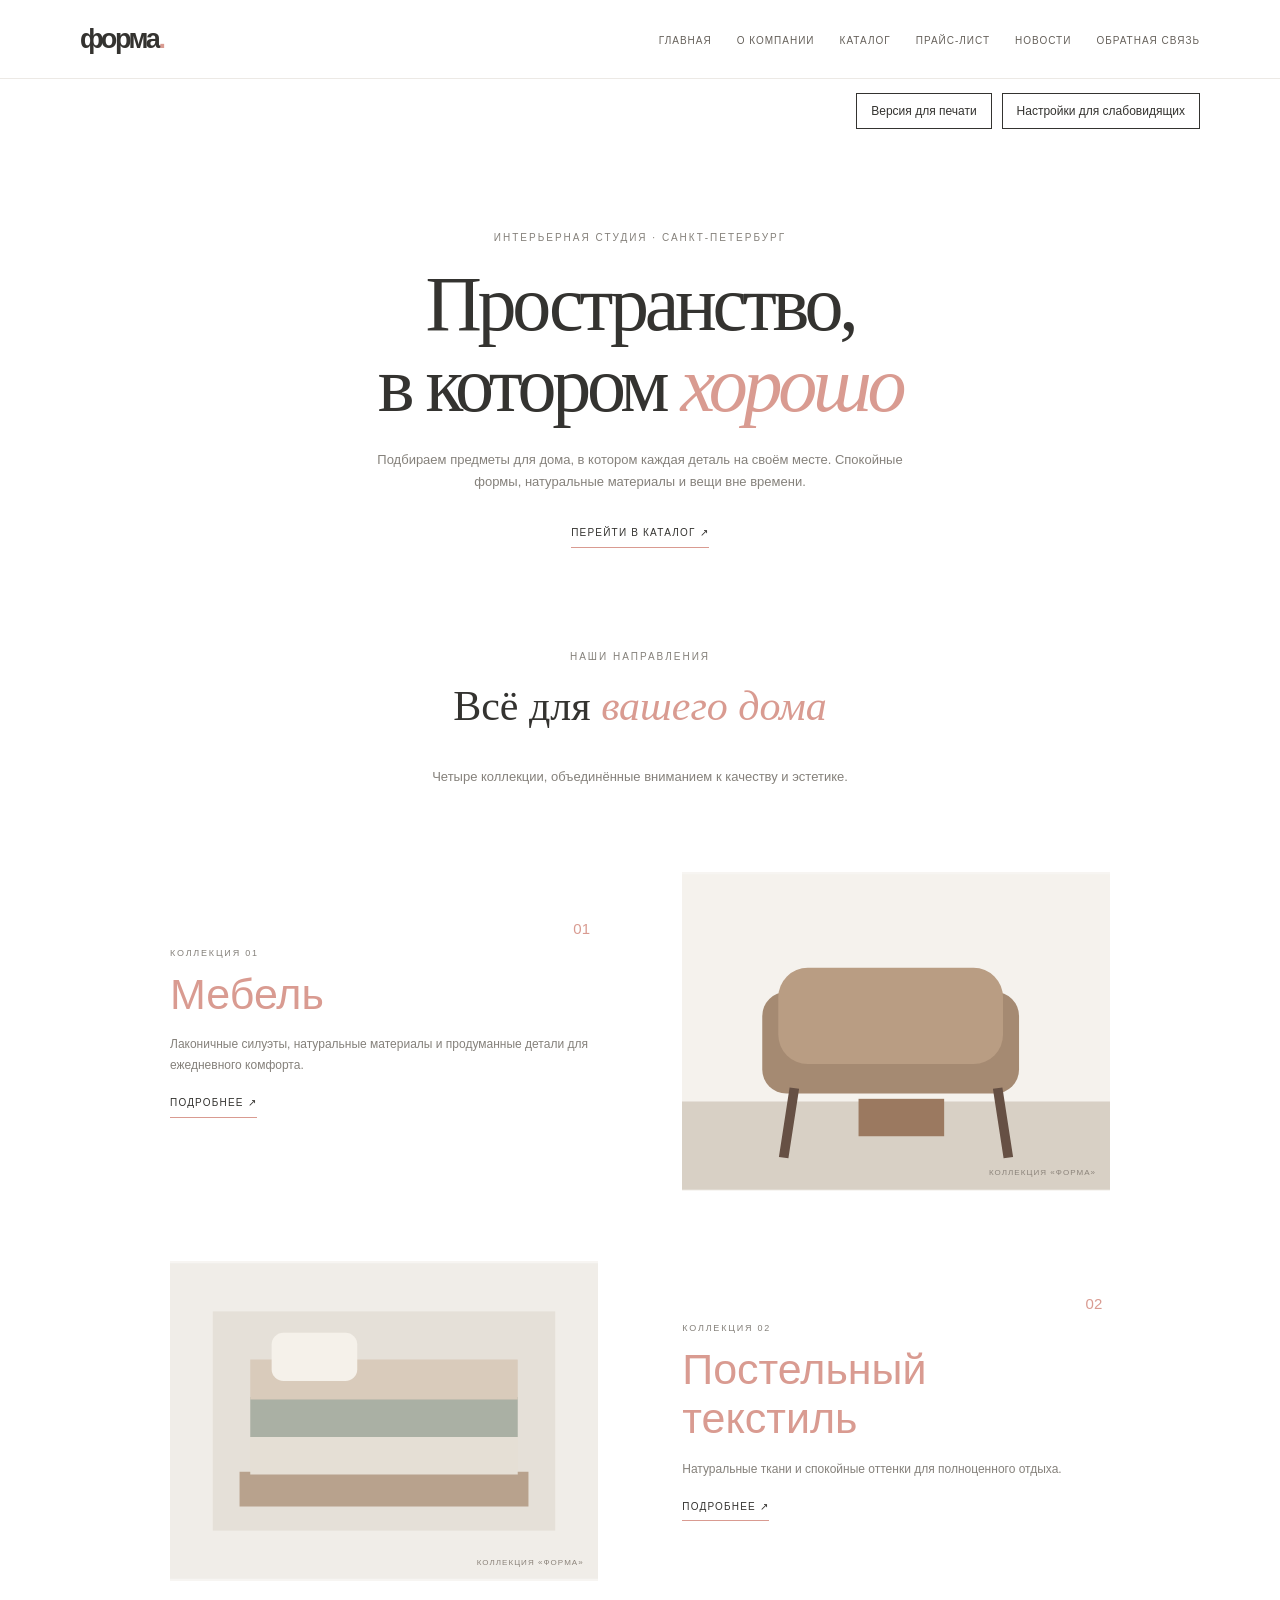
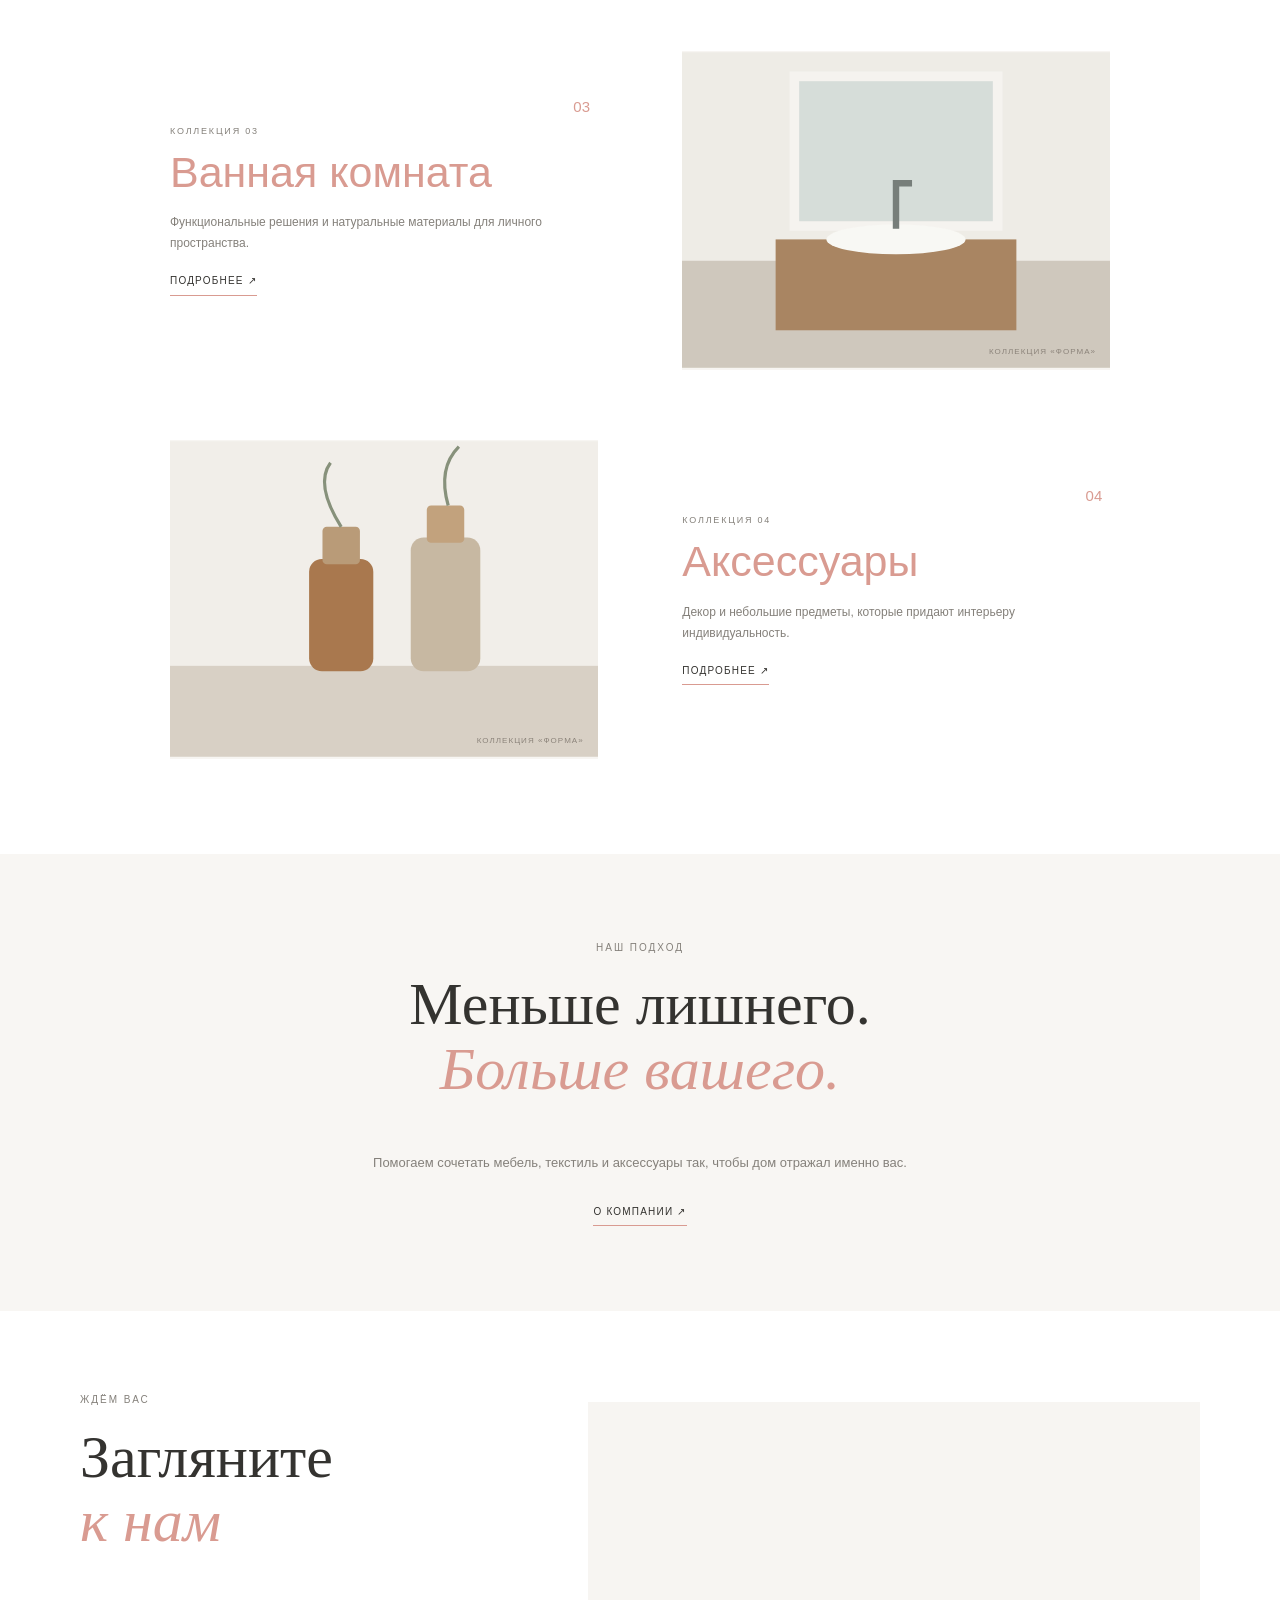
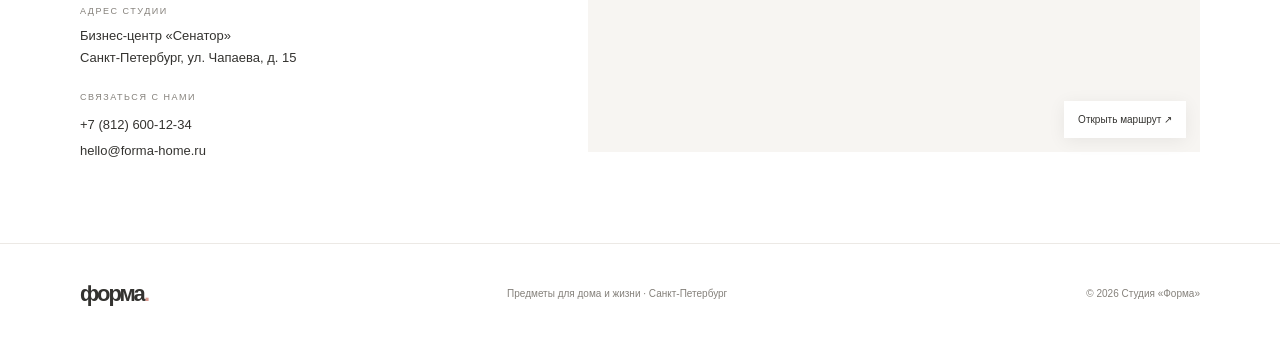
<file: index.html>
<!DOCTYPE html>
<html lang="ru">
  <head>
    <meta charset="UTF-8"><meta name="viewport" content="width=device-width, initial-scale=1.0"><meta name="description" content="Студия «Форма»: мебель, текстиль и аксессуары для современного дома."><title>Главная — Форма</title><link rel="stylesheet" href="styles.css">
  </head>
  <body>
    <header class="site-header">
      <div class="header-inner">
        <a class="logo" href="index.html">форма<span>.</span></a>
        <button class="menu-toggle" type="button" aria-label="Открыть меню" aria-expanded="false" aria-controls="main-nav">
          <span></span><span></span><span></span>
        </button>
        <nav class="main-nav" id="main-nav" aria-label="Основная навигация">
          <ul>
            <li>
              <a href="index.html">Главная</a>
            </li>
            <li>
              <a href="about.html">О компании</a>
            </li>
            <li>
              <a href="catalog.html">Каталог</a>
            </li>
            <li>
              <a href="price.html">Прайс-лист</a>
            </li>
            <li>
              <a href="news.html">Новости</a>
            </li>
            <li>
              <a href="feedback.html">Обратная связь</a>
            </li>
          </ul>
        </nav>
      </div>
    </header>
        <div class="accessibility-tools" aria-label="Настройки отображения сайта">
      <button class="tool-button" id="print-version-button" type="button" aria-pressed="false">Версия для печати</button>
      <button class="tool-button" id="vision-version-button" type="button" aria-expanded="false" aria-controls="vision-settings">Настройки для слабовидящих</button>
      <div class="vision-settings" id="vision-settings" hidden>
        <label for="vision-contrast">Цветовая схема</label>
        <select id="vision-contrast">
          <option value="normal">Обычная</option>
          <option value="contrast">Чёрный текст на белом фоне</option>
          <option value="yellow">Жёлтый текст на чёрном фоне</option>
          <option value="inverse">Белый текст на тёмно-синем фоне</option>
        </select>
        <div class="vision-size-controls">
          <span>Размер текста</span>
          <button class="tool-button" id="vision-font-smaller" type="button" aria-label="Уменьшить текст">А−</button>
          <button class="tool-button" id="vision-font-larger" type="button" aria-label="Увеличить текст">А+</button>
          <output id="vision-font-value" aria-live="polite">100%</output>
        </div>
        <label class="vision-spacing-label"><input id="vision-spacing" type="checkbox"> Увеличить расстояние между строками и буквами</label>
        <button class="tool-button" id="vision-reset" type="button">Сбросить настройки</button>
      </div>
    </div>
    <main id="top">
      <section class="intro">
        <p class="eyebrow">
          Интерьерная студия · Санкт-Петербург
        </p>
        <h1>
          Пространство,<br>в котором <em>хорошо</em>
        </h1>
        <p class="intro-copy">
          Подбираем предметы для дома, в котором каждая деталь на своём месте. Спокойные формы, натуральные материалы и вещи вне времени.
        </p>
        <a class="text-link" href="catalog.html">Перейти в каталог ↗</a>
      </section>
      <section class="collection">
        <div class="page-heading">
          <p class="eyebrow">
            Наши направления
          </p>
          <h2>
            Всё для <em>вашего дома</em>
          </h2>
          <p>
            Четыре коллекции, объединённые вниманием к качеству и эстетике.
          </p>
        </div>
        <div class="product-section ">
          <div class="section-copy">
            <span class="section-number">01</span>
            <p class="section-kicker">
              Коллекция 01
            </p>
            <h2>
              Мебель
            </h2>
            <p>
              Лаконичные силуэты, натуральные материалы и продуманные детали для ежедневного комфорта.
            </p>
            <a class="text-link" href="catalog.html#furniture">Подробнее ↗</a>
          </div>
          <figure class="product-visual">
            <img src="images/furniture.svg" alt="Мебель для современного дома">
            <figcaption>
              Коллекция «Форма»
            </figcaption>
          </figure>
        </div>
        <div class="product-section reverse">
          <div class="section-copy">
            <span class="section-number">02</span>
            <p class="section-kicker">
              Коллекция 02
            </p>
            <h2>
              Постельный текстиль
            </h2>
            <p>
              Натуральные ткани и спокойные оттенки для полноценного отдыха.
            </p>
            <a class="text-link" href="catalog.html#bedding">Подробнее ↗</a>
          </div>
          <figure class="product-visual">
            <img src="images/bedding.svg" alt="Постельный текстиль для современного дома">
            <figcaption>
              Коллекция «Форма»
            </figcaption>
          </figure>
        </div>
        <div class="product-section ">
          <div class="section-copy">
            <span class="section-number">03</span>
            <p class="section-kicker">
              Коллекция 03
            </p>
            <h2>
              Ванная комната
            </h2>
            <p>
              Функциональные решения и натуральные материалы для личного пространства.
            </p>
            <a class="text-link" href="catalog.html#bathroom">Подробнее ↗</a>
          </div>
          <figure class="product-visual">
            <img src="images/bathroom.svg" alt="Ванная комната для современного дома">
            <figcaption>
              Коллекция «Форма»
            </figcaption>
          </figure>
        </div>
        <div class="product-section reverse">
          <div class="section-copy">
            <span class="section-number">04</span>
            <p class="section-kicker">
              Коллекция 04
            </p>
            <h2>
              Аксессуары
            </h2>
            <p>
              Декор и небольшие предметы, которые придают интерьеру индивидуальность.
            </p>
            <a class="text-link" href="catalog.html#accessories">Подробнее ↗</a>
          </div>
          <figure class="product-visual">
            <img src="images/accessories.svg" alt="Аксессуары для современного дома">
            <figcaption>
              Коллекция «Форма»
            </figcaption>
          </figure>
        </div>
      </section>
      <section class="about">
        <p class="eyebrow">
          Наш подход
        </p>
        <h2>
          Меньше лишнего.<br><em>Больше вашего.</em>
        </h2>
        <p>
          Помогаем сочетать мебель, текстиль и аксессуары так, чтобы дом отражал именно вас.
        </p>
        <a class="text-link" href="about.html">О компании ↗</a>
      </section>
      <section class="contacts">
        <div class="contact-info">
          <p class="eyebrow">
            Ждём вас
          </p>
          <h2>
            Загляните<br><em>к нам</em>
          </h2>
          <p class="contact-label">
            Адрес студии
          </p>
          <address>
            Бизнес-центр «Сенатор»<br>Санкт-Петербург, ул. Чапаева, д. 15
          </address>
          <p class="contact-label">
            Связаться с нами
          </p>
          <a href="tel:+78126001234">+7 (812) 600-12-34</a><br><a href="mailto:hello@forma-home.ru">hello@forma-home.ru</a>
        </div>
        <div class="map-wrap">
          <iframe title="Карта проезда к студии, Санкт-Петербург, улица Чапаева, 15" src="https://yandex.ru/map-widget/v1/?text=Санкт-Петербург%2C%20улица%20Чапаева%2C%2015&z=16" loading="lazy">
          </iframe>
          <a class="map-link" href="https://yandex.ru/maps/?text=Санкт-Петербург%2C%20улица%20Чапаева%2C%2015" target="_blank" rel="noopener noreferrer">Открыть маршрут ↗</a>
        </div>
      </section>
    </main>
    <footer class="site-footer">
      <a class="logo footer-logo" href="index.html">форма<span>.</span></a>
      <p>
        Предметы для дома и жизни · Санкт-Петербург
      </p>
      <p>
        © <span id="current-year">2026</span> Студия «Форма»
      </p>
    </footer>
    <script src="js/main.js"></script>
  </body>
</html>
</file>
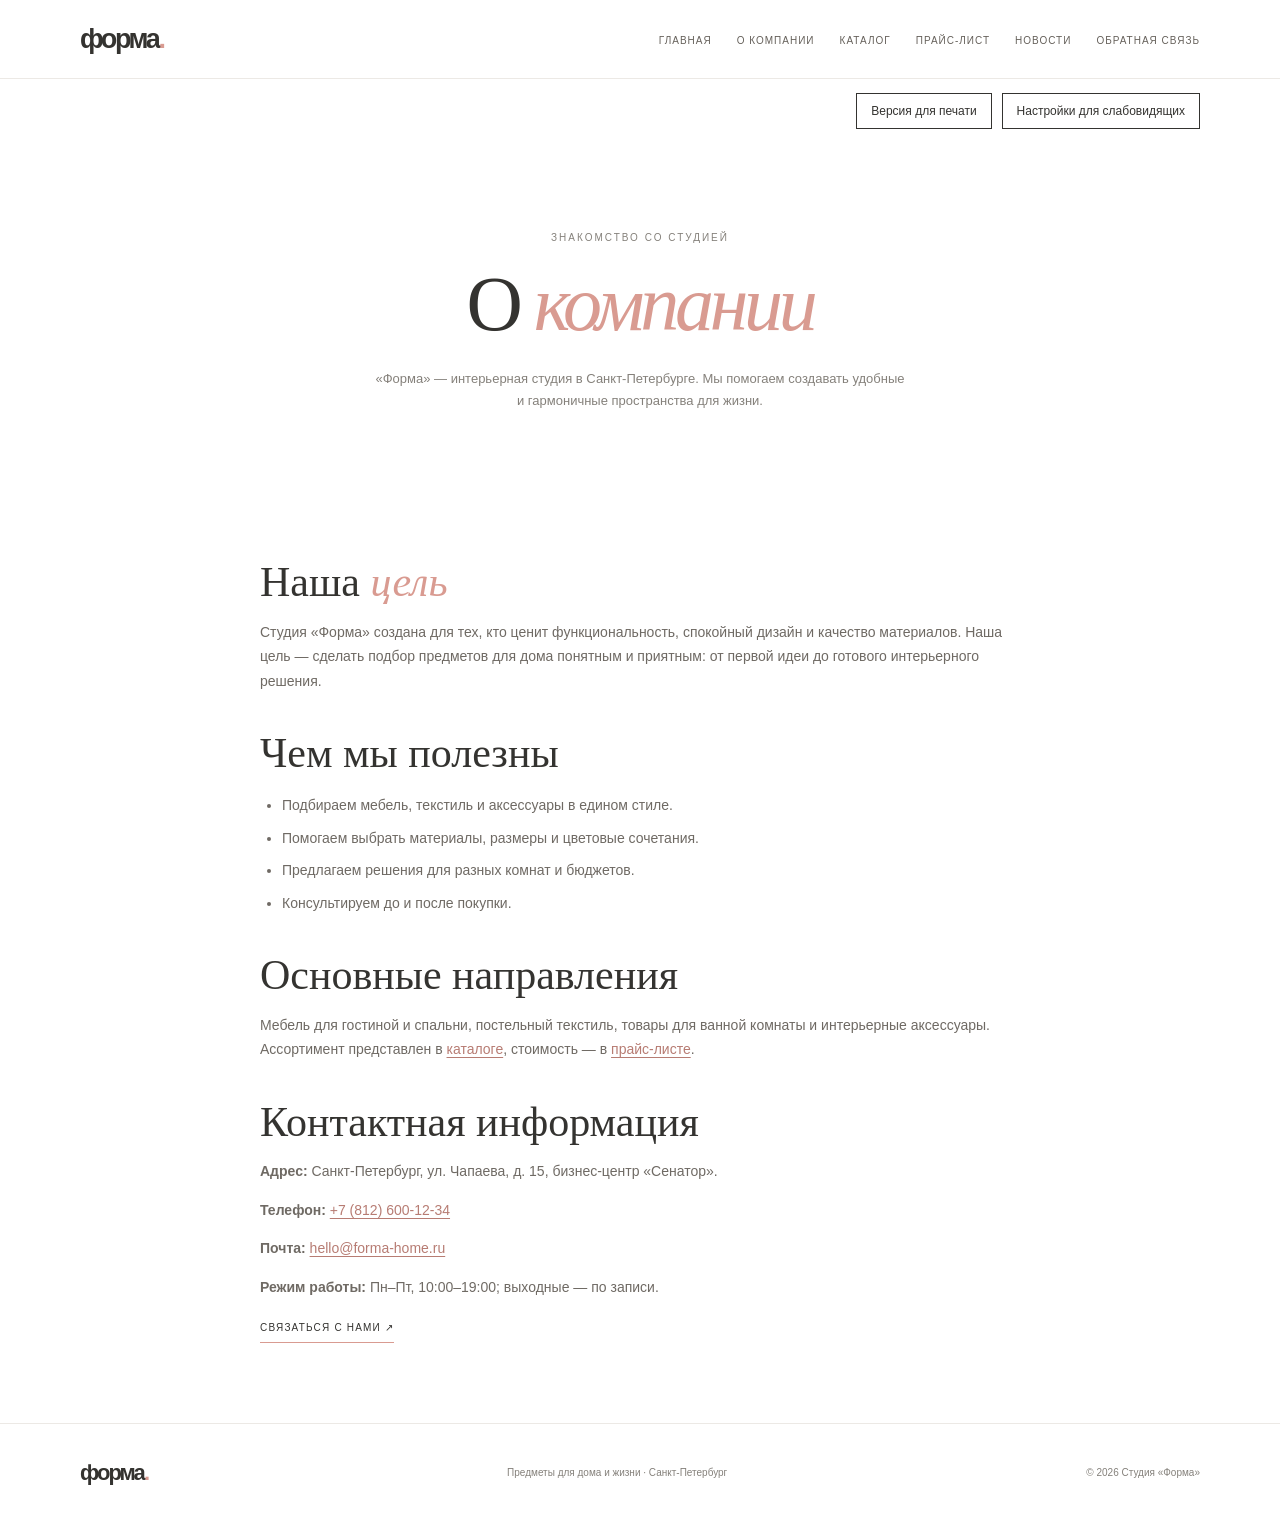
<file: about.html>
<!DOCTYPE html>
<html lang="ru">
  <head>
    <meta charset="UTF-8"><meta name="viewport" content="width=device-width, initial-scale=1.0"><meta name="description" content="Информация о студии «Форма», направлениях работы и контактных данных."><title>О компании — Форма</title><link rel="stylesheet" href="styles.css">
  </head>
  <body>
    <header class="site-header">
      <div class="header-inner">
        <a class="logo" href="index.html">форма<span>.</span></a>
        <button class="menu-toggle" type="button" aria-label="Открыть меню" aria-expanded="false" aria-controls="main-nav">
          <span></span><span></span><span></span>
        </button>
        <nav class="main-nav" id="main-nav" aria-label="Основная навигация">
          <ul>
            <li>
              <a href="index.html">Главная</a>
            </li>
            <li>
              <a href="about.html">О компании</a>
            </li>
            <li>
              <a href="catalog.html">Каталог</a>
            </li>
            <li>
              <a href="price.html">Прайс-лист</a>
            </li>
            <li>
              <a href="news.html">Новости</a>
            </li>
            <li>
              <a href="feedback.html">Обратная связь</a>
            </li>
          </ul>
        </nav>
      </div>
    </header>
        <div class="accessibility-tools" aria-label="Настройки отображения сайта">
      <button class="tool-button" id="print-version-button" type="button" aria-pressed="false">Версия для печати</button>
      <button class="tool-button" id="vision-version-button" type="button" aria-expanded="false" aria-controls="vision-settings">Настройки для слабовидящих</button>
      <div class="vision-settings" id="vision-settings" hidden>
        <label for="vision-contrast">Цветовая схема</label>
        <select id="vision-contrast">
          <option value="normal">Обычная</option>
          <option value="contrast">Чёрный текст на белом фоне</option>
          <option value="yellow">Жёлтый текст на чёрном фоне</option>
          <option value="inverse">Белый текст на тёмно-синем фоне</option>
        </select>
        <div class="vision-size-controls">
          <span>Размер текста</span>
          <button class="tool-button" id="vision-font-smaller" type="button" aria-label="Уменьшить текст">А−</button>
          <button class="tool-button" id="vision-font-larger" type="button" aria-label="Увеличить текст">А+</button>
          <output id="vision-font-value" aria-live="polite">100%</output>
        </div>
        <label class="vision-spacing-label"><input id="vision-spacing" type="checkbox"> Увеличить расстояние между строками и буквами</label>
        <button class="tool-button" id="vision-reset" type="button">Сбросить настройки</button>
      </div>
    </div>
    <main id="top">
      <section class="page-hero">
        <p class="eyebrow">
          Знакомство со студией
        </p>
        <h1>
          О <em>компании</em>
        </h1>
        <p class="intro-copy">
          «Форма» — интерьерная студия в Санкт-Петербурге. Мы помогаем создавать удобные и гармоничные пространства для жизни.
        </p>
      </section>
      <section class="content-section content-narrow">
        <h2>
          Наша <em>цель</em>
        </h2>
        <p>
          Студия «Форма» создана для тех, кто ценит функциональность, спокойный дизайн и качество материалов. Наша цель — сделать подбор предметов для дома понятным и приятным: от первой идеи до готового интерьерного решения.
        </p>
        <h2>
          Чем мы полезны
        </h2>
        <ul class="feature-list">
          <li>
            Подбираем мебель, текстиль и аксессуары в едином стиле.
          </li>
          <li>
            Помогаем выбрать материалы, размеры и цветовые сочетания.
          </li>
          <li>
            Предлагаем решения для разных комнат и бюджетов.
          </li>
          <li>
            Консультируем до и после покупки.
          </li>
        </ul>
        <h2>
          Основные направления
        </h2>
        <p>
          Мебель для гостиной и спальни, постельный текстиль, товары для ванной комнаты и интерьерные аксессуары. Ассортимент представлен в <a class="inline-link" href="catalog.html">каталоге</a>, стоимость — в <a class="inline-link" href="price.html">прайс-листе</a>.
        </p>
        <h2>
          Контактная информация
        </h2>
        <p>
          <b>Адрес:</b> Санкт-Петербург, ул. Чапаева, д. 15, бизнес-центр «Сенатор».
        </p>
        <p>
          <b>Телефон:</b> <a class="inline-link" href="tel:+78126001234">+7 (812) 600-12-34</a>
        </p>
        <p>
          <b>Почта:</b> <a class="inline-link" href="mailto:hello@forma-home.ru">hello@forma-home.ru</a>
        </p>
        <p>
          <b>Режим работы:</b> Пн–Пт, 10:00–19:00; выходные — по записи.
        </p>
        <a class="text-link" href="feedback.html">Связаться с нами ↗</a>
      </section>
    </main>
    <footer class="site-footer">
      <a class="logo footer-logo" href="index.html">форма<span>.</span></a>
      <p>
        Предметы для дома и жизни · Санкт-Петербург
      </p>
      <p>
        © <span id="current-year">2026</span> Студия «Форма»
      </p>
    </footer>
    <script src="js/main.js"></script>
  </body>
</html>
</file>
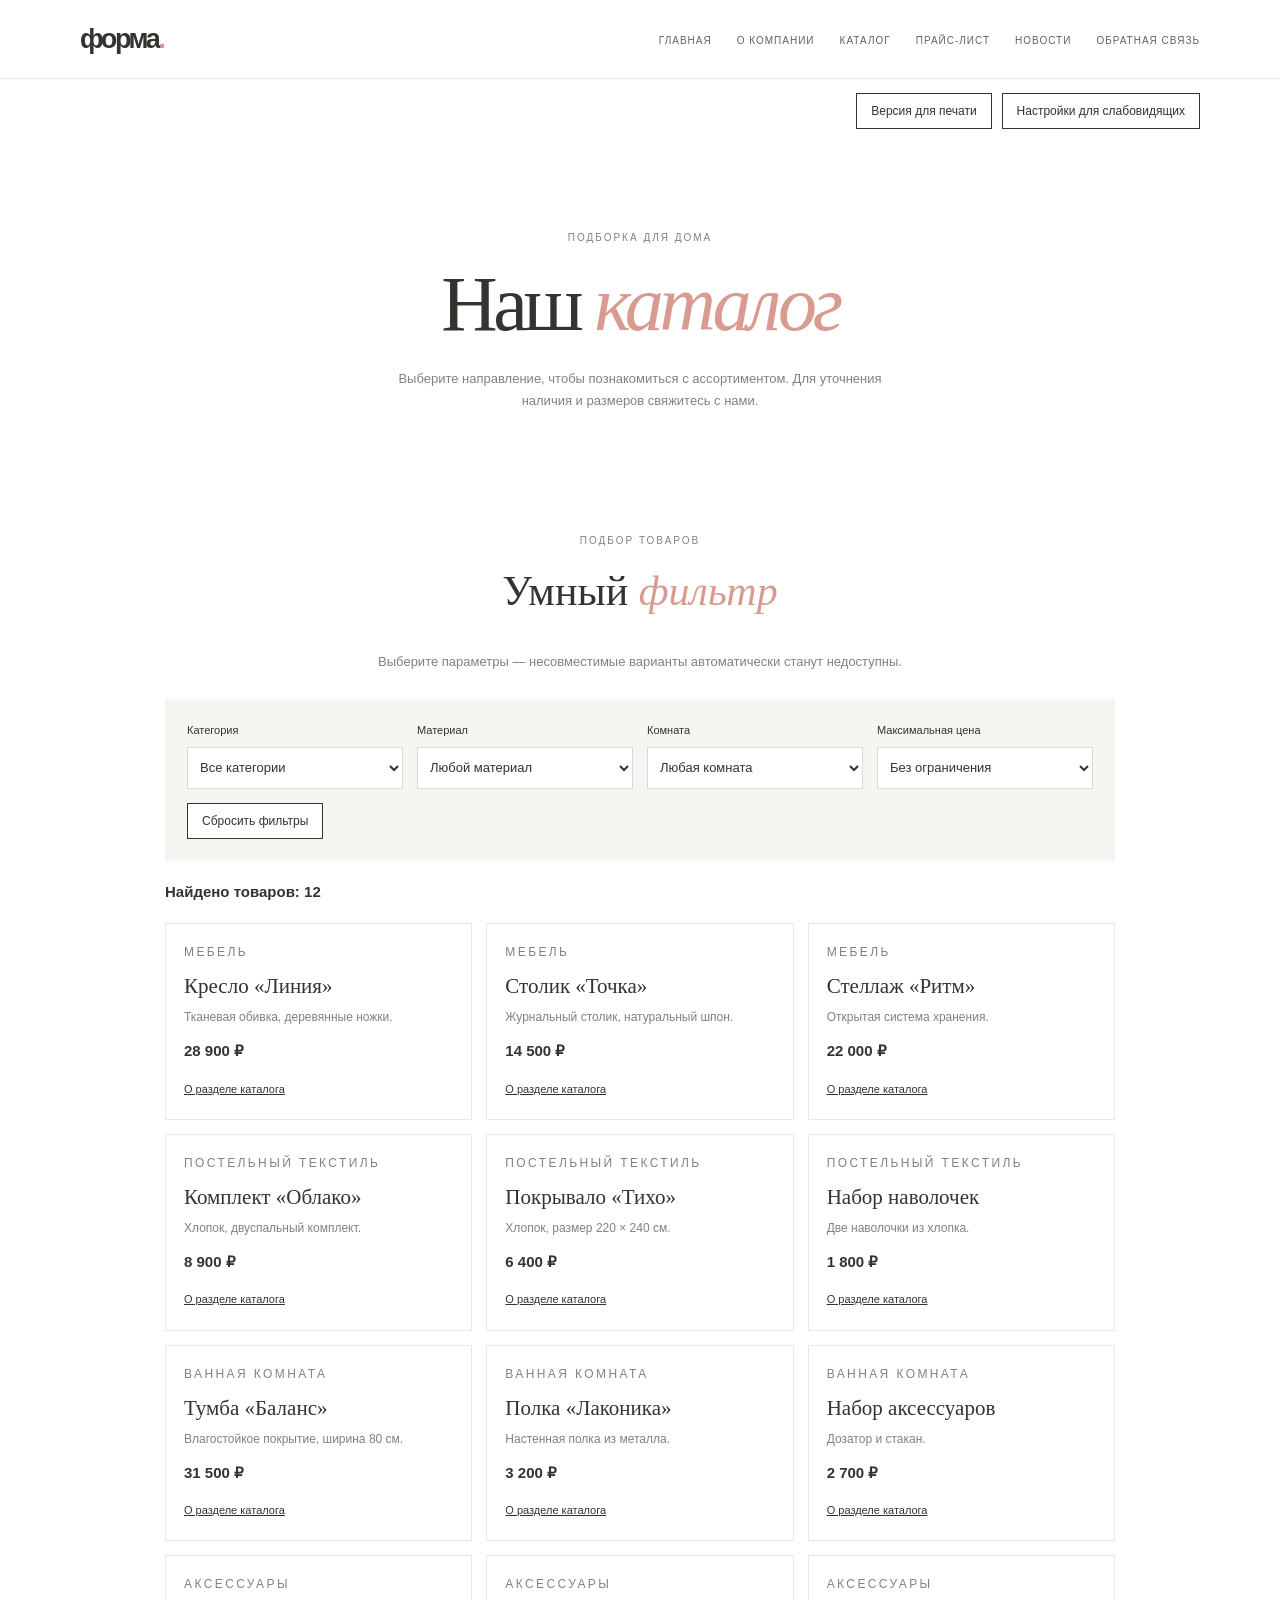
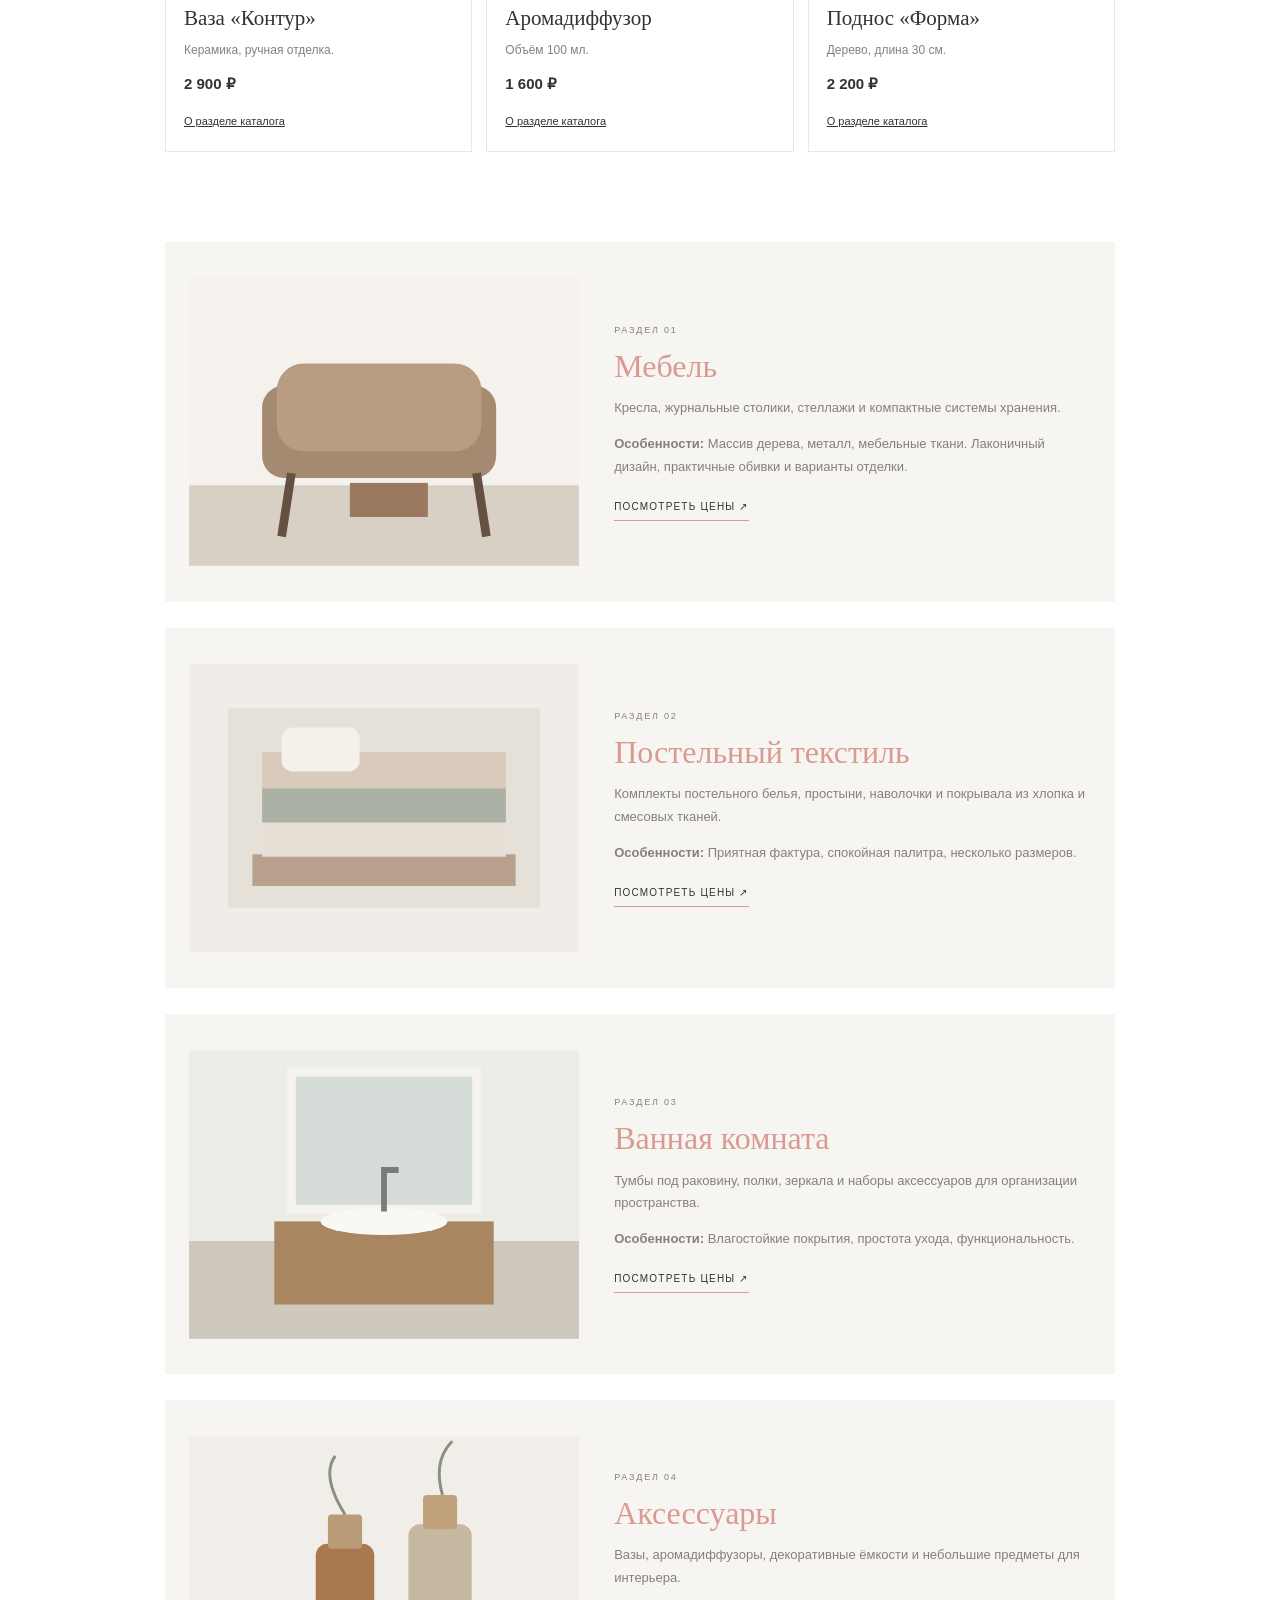
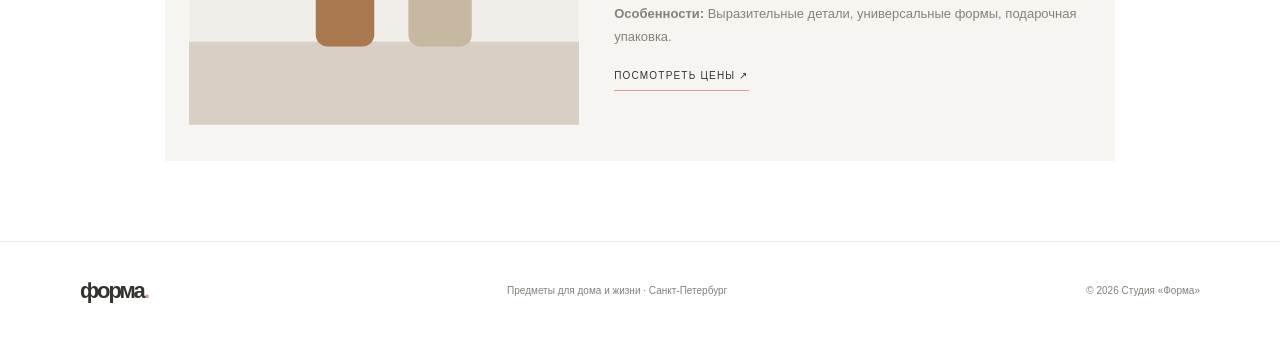
<file: catalog.html>
<!DOCTYPE html>
<html lang="ru">
  <head>
    <meta charset="UTF-8"><meta name="viewport" content="width=device-width, initial-scale=1.0"><meta name="description" content="Каталог товаров студии «Форма»: мебель, текстиль, товары для ванной и аксессуары."><title>Каталог — Форма</title><link rel="stylesheet" href="styles.css">
  </head>
  <body>
    <header class="site-header">
      <div class="header-inner">
        <a class="logo" href="index.html">форма<span>.</span></a>
        <button class="menu-toggle" type="button" aria-label="Открыть меню" aria-expanded="false" aria-controls="main-nav">
          <span></span><span></span><span></span>
        </button>
        <nav class="main-nav" id="main-nav" aria-label="Основная навигация">
          <ul>
            <li>
              <a href="index.html">Главная</a>
            </li>
            <li>
              <a href="about.html">О компании</a>
            </li>
            <li>
              <a href="catalog.html">Каталог</a>
            </li>
            <li>
              <a href="price.html">Прайс-лист</a>
            </li>
            <li>
              <a href="news.html">Новости</a>
            </li>
            <li>
              <a href="feedback.html">Обратная связь</a>
            </li>
          </ul>
        </nav>
      </div>
    </header>
        <div class="accessibility-tools" aria-label="Настройки отображения сайта">
      <button class="tool-button" id="print-version-button" type="button" aria-pressed="false">Версия для печати</button>
      <button class="tool-button" id="vision-version-button" type="button" aria-expanded="false" aria-controls="vision-settings">Настройки для слабовидящих</button>
      <div class="vision-settings" id="vision-settings" hidden>
        <label for="vision-contrast">Цветовая схема</label>
        <select id="vision-contrast">
          <option value="normal">Обычная</option>
          <option value="contrast">Чёрный текст на белом фоне</option>
          <option value="yellow">Жёлтый текст на чёрном фоне</option>
          <option value="inverse">Белый текст на тёмно-синем фоне</option>
        </select>
        <div class="vision-size-controls">
          <span>Размер текста</span>
          <button class="tool-button" id="vision-font-smaller" type="button" aria-label="Уменьшить текст">А−</button>
          <button class="tool-button" id="vision-font-larger" type="button" aria-label="Увеличить текст">А+</button>
          <output id="vision-font-value" aria-live="polite">100%</output>
        </div>
        <label class="vision-spacing-label"><input id="vision-spacing" type="checkbox"> Увеличить расстояние между строками и буквами</label>
        <button class="tool-button" id="vision-reset" type="button">Сбросить настройки</button>
      </div>
    </div>
    <main id="top">
      <section class="page-hero">
        <p class="eyebrow">
          Подборка для дома
        </p>
        <h1>
          Наш <em>каталог</em>
        </h1>
        <p class="intro-copy">
          Выберите направление, чтобы познакомиться с ассортиментом. Для уточнения наличия и размеров свяжитесь с нами.
        </p>
      </section>
      <section class="content-section smart-filter-section" id="smart-filter" aria-labelledby="smart-filter-title">
        <div class="filter-heading">
          <p class="eyebrow">Подбор товаров</p>
          <h2 id="smart-filter-title">Умный <em>фильтр</em></h2>
          <p>Выберите параметры — несовместимые варианты автоматически станут недоступны.</p>
        </div>
        <div class="smart-filter" role="group" aria-label="Параметры подбора товаров">
          <div class="filter-field">
            <label for="filter-category">Категория</label>
            <select id="filter-category">
              <option value="">Все категории</option>
              <option value="furniture">Мебель</option>
              <option value="bedding">Постельный текстиль</option>
              <option value="bathroom">Ванная комната</option>
              <option value="accessories">Аксессуары</option>
            </select>
          </div>
          <div class="filter-field">
            <label for="filter-material">Материал</label>
            <select id="filter-material">
              <option value="">Любой материал</option>
              <option value="wood">Дерево</option>
              <option value="fabric">Ткань</option>
              <option value="cotton">Хлопок</option>
              <option value="metal">Металл</option>
              <option value="ceramic">Керамика</option>
              <option value="other">Другие материалы</option>
            </select>
          </div>
          <div class="filter-field">
            <label for="filter-room">Комната</label>
            <select id="filter-room">
              <option value="">Любая комната</option>
              <option value="living">Гостиная</option>
              <option value="bedroom">Спальня</option>
              <option value="bathroom">Ванная</option>
              <option value="any">Универсальные</option>
            </select>
          </div>
          <div class="filter-field">
            <label for="filter-price">Максимальная цена</label>
            <select id="filter-price">
              <option value="">Без ограничения</option>
              <option value="3000">До 3 000 ₽</option>
              <option value="10000">До 10 000 ₽</option>
              <option value="20000">До 20 000 ₽</option>
              <option value="30000">До 30 000 ₽</option>
              <option value="40000">До 40 000 ₽</option>
            </select>
          </div>
          <button class="filter-reset" id="filter-reset" type="button">Сбросить фильтры</button>
        </div>
        <p class="filter-result-count" id="filter-result-count" aria-live="polite">Найдено товаров: 12</p>
        <div class="filter-results" id="filter-results" aria-live="polite"></div>
      </section>

      <section class="content-section catalog-list">
        <article class="catalog-card" id="furniture">
          <img src="images/furniture.svg" alt="Мебель">
          <div>
            <p class="section-kicker">
              Раздел 01
            </p>
            <h2>
              Мебель
            </h2>
            <p>
              Кресла, журнальные столики, стеллажи и компактные системы хранения.
            </p>
            <p>
              <b>Особенности:</b> Массив дерева, металл, мебельные ткани. Лаконичный дизайн, практичные обивки и варианты отделки.
            </p>
            <a class="text-link" href="price.html#furniture">Посмотреть цены ↗</a>
          </div>
        </article>
        <article class="catalog-card" id="bedding">
          <img src="images/bedding.svg" alt="Постельный текстиль">
          <div>
            <p class="section-kicker">
              Раздел 02
            </p>
            <h2>
              Постельный текстиль
            </h2>
            <p>
              Комплекты постельного белья, простыни, наволочки и покрывала из хлопка и смесовых тканей.
            </p>
            <p>
              <b>Особенности:</b> Приятная фактура, спокойная палитра, несколько размеров.
            </p>
            <a class="text-link" href="price.html#bedding">Посмотреть цены ↗</a>
          </div>
        </article>
        <article class="catalog-card" id="bathroom">
          <img src="images/bathroom.svg" alt="Ванная комната">
          <div>
            <p class="section-kicker">
              Раздел 03
            </p>
            <h2>
              Ванная комната
            </h2>
            <p>
              Тумбы под раковину, полки, зеркала и наборы аксессуаров для организации пространства.
            </p>
            <p>
              <b>Особенности:</b> Влагостойкие покрытия, простота ухода, функциональность.
            </p>
            <a class="text-link" href="price.html#bathroom">Посмотреть цены ↗</a>
          </div>
        </article>
        <article class="catalog-card" id="accessories">
          <img src="images/accessories.svg" alt="Аксессуары">
          <div>
            <p class="section-kicker">
              Раздел 04
            </p>
            <h2>
              Аксессуары
            </h2>
            <p>
              Вазы, аромадиффузоры, декоративные ёмкости и небольшие предметы для интерьера.
            </p>
            <p>
              <b>Особенности:</b> Выразительные детали, универсальные формы, подарочная упаковка.
            </p>
            <a class="text-link" href="price.html#accessories">Посмотреть цены ↗</a>
          </div>
        </article>
      </section>
    </main>
    <footer class="site-footer">
      <a class="logo footer-logo" href="index.html">форма<span>.</span></a>
      <p>
        Предметы для дома и жизни · Санкт-Петербург
      </p>
      <p>
        © <span id="current-year">2026</span> Студия «Форма»
      </p>
    </footer>
    <script src="js/main.js"></script>
  </body>
</html>
</file>
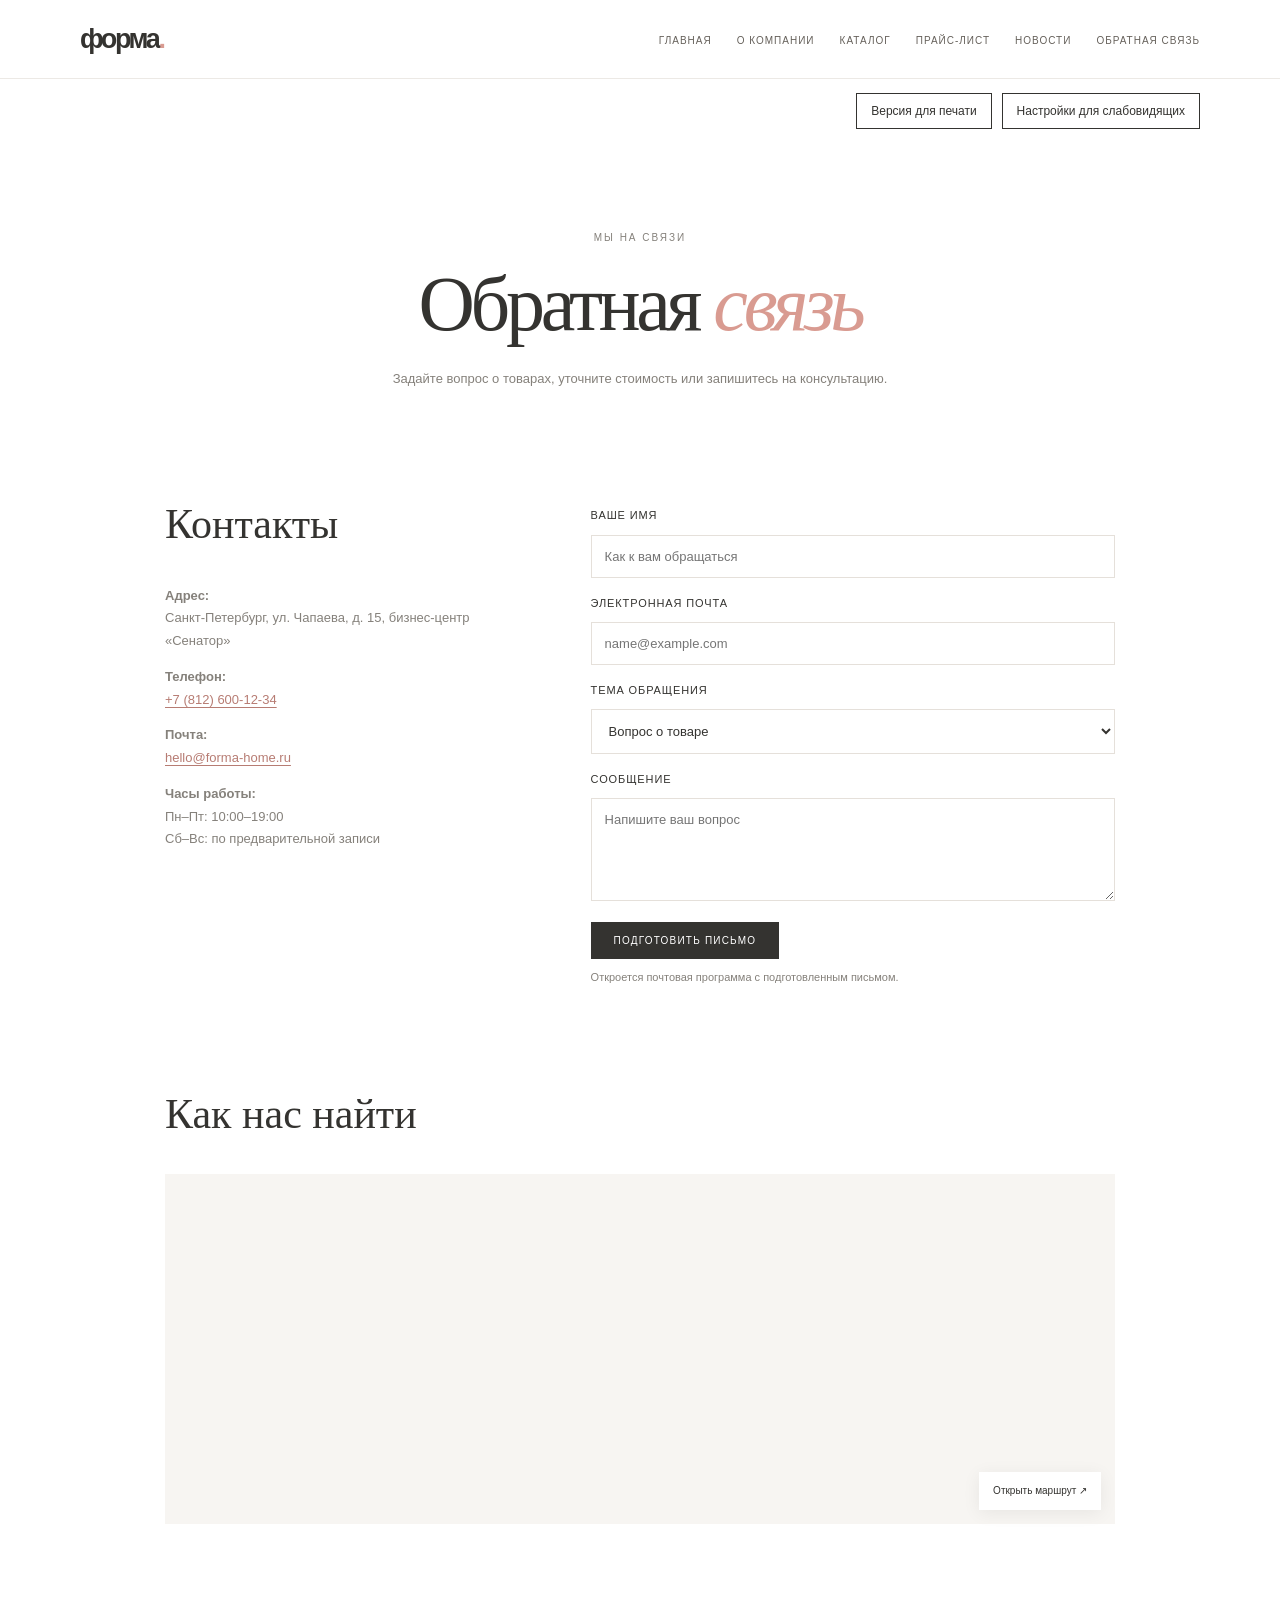
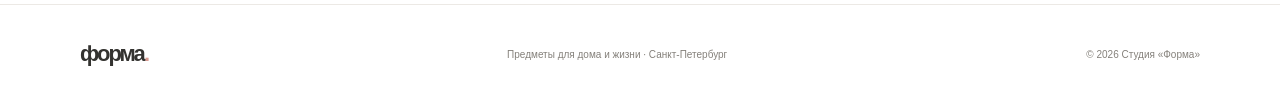
<file: feedback.html>
<!DOCTYPE html>
<html lang="ru">
  <head>
    <meta charset="UTF-8"><meta name="viewport" content="width=device-width, initial-scale=1.0"><meta name="description" content="Контакты студии «Форма», форма обратной связи и карта проезда в Санкт-Петербурге."><title>Обратная связь — Форма</title><link rel="stylesheet" href="styles.css">
  </head>
  <body>
    <header class="site-header">
      <div class="header-inner">
        <a class="logo" href="index.html">форма<span>.</span></a>
        <button class="menu-toggle" type="button" aria-label="Открыть меню" aria-expanded="false" aria-controls="main-nav">
          <span></span><span></span><span></span>
        </button>
        <nav class="main-nav" id="main-nav" aria-label="Основная навигация">
          <ul>
            <li>
              <a href="index.html">Главная</a>
            </li>
            <li>
              <a href="about.html">О компании</a>
            </li>
            <li>
              <a href="catalog.html">Каталог</a>
            </li>
            <li>
              <a href="price.html">Прайс-лист</a>
            </li>
            <li>
              <a href="news.html">Новости</a>
            </li>
            <li>
              <a href="feedback.html">Обратная связь</a>
            </li>
          </ul>
        </nav>
      </div>
    </header>
        <div class="accessibility-tools" aria-label="Настройки отображения сайта">
      <button class="tool-button" id="print-version-button" type="button" aria-pressed="false">Версия для печати</button>
      <button class="tool-button" id="vision-version-button" type="button" aria-expanded="false" aria-controls="vision-settings">Настройки для слабовидящих</button>
      <div class="vision-settings" id="vision-settings" hidden>
        <label for="vision-contrast">Цветовая схема</label>
        <select id="vision-contrast">
          <option value="normal">Обычная</option>
          <option value="contrast">Чёрный текст на белом фоне</option>
          <option value="yellow">Жёлтый текст на чёрном фоне</option>
          <option value="inverse">Белый текст на тёмно-синем фоне</option>
        </select>
        <div class="vision-size-controls">
          <span>Размер текста</span>
          <button class="tool-button" id="vision-font-smaller" type="button" aria-label="Уменьшить текст">А−</button>
          <button class="tool-button" id="vision-font-larger" type="button" aria-label="Увеличить текст">А+</button>
          <output id="vision-font-value" aria-live="polite">100%</output>
        </div>
        <label class="vision-spacing-label"><input id="vision-spacing" type="checkbox"> Увеличить расстояние между строками и буквами</label>
        <button class="tool-button" id="vision-reset" type="button">Сбросить настройки</button>
      </div>
    </div>
    <main id="top">
      <section class="page-hero">
        <p class="eyebrow">
          Мы на связи
        </p>
        <h1>
          Обратная <em>связь</em>
        </h1>
        <p class="intro-copy">
          Задайте вопрос о товарах, уточните стоимость или запишитесь на консультацию.
        </p>
      </section>
      <section class="content-section feedback-layout">
        <div class="feedback-details">
          <h2>
            Контакты
          </h2>
          <p>
            <b>Адрес:</b><br>Санкт-Петербург, ул. Чапаева, д. 15, бизнес-центр «Сенатор»
          </p>
          <p>
            <b>Телефон:</b><br><a class="inline-link" href="tel:+78126001234">+7 (812) 600-12-34</a>
          </p>
          <p>
            <b>Почта:</b><br><a class="inline-link" href="mailto:hello@forma-home.ru">hello@forma-home.ru</a>
          </p>
          <p>
            <b>Часы работы:</b><br>Пн–Пт: 10:00–19:00<br>Сб–Вс: по предварительной записи
          </p>
        </div>
        <form class="feedback-form" id="feedback-form">
          <label for="visitor-name">
            Ваше имя
          </label>
          <input id="visitor-name" name="name" required placeholder="Как к вам обращаться">
          <label for="visitor-email">
            Электронная почта
          </label>
          <input id="visitor-email" name="email" type="email" required placeholder="name@example.com">
          <label for="visitor-topic">
            Тема обращения
          </label>
          <select id="visitor-topic" name="topic"><option>Вопрос о товаре</option><option>Уточнение стоимости</option><option>Запись на консультацию</option><option>Другое</option></select>
          <label for="visitor-message">
            Сообщение
          </label>
          <textarea id="visitor-message" name="message" rows="5" required placeholder="Напишите ваш вопрос"></textarea>
          <button class="submit-button" type="submit">
            Подготовить письмо
          </button>
          <p class="form-note" id="form-note" aria-live="polite">
            Откроется почтовая программа с подготовленным письмом.
          </p>
        </form>
      </section>
      <section class="content-section">
        <h2>
          Как нас найти
        </h2>
        <div class="map-wrap">
          <iframe title="Карта проезда к студии «Форма», Санкт-Петербург, улица Чапаева, 15" src="https://yandex.ru/map-widget/v1/?text=Санкт-Петербург%2C%20улица%20Чапаева%2C%2015&z=16" loading="lazy">
          </iframe>
          <a class="map-link" href="https://yandex.ru/maps/?text=Санкт-Петербург%2C%20улица%20Чапаева%2C%2015" target="_blank" rel="noopener noreferrer">Открыть маршрут ↗</a>
        </div>
      </section>
    </main>
    <footer class="site-footer">
      <a class="logo footer-logo" href="index.html">форма<span>.</span></a>
      <p>
        Предметы для дома и жизни · Санкт-Петербург
      </p>
      <p>
        © <span id="current-year">2026</span> Студия «Форма»
      </p>
    </footer>
    <script src="js/main.js"></script>
  </body>
</html>
</file>
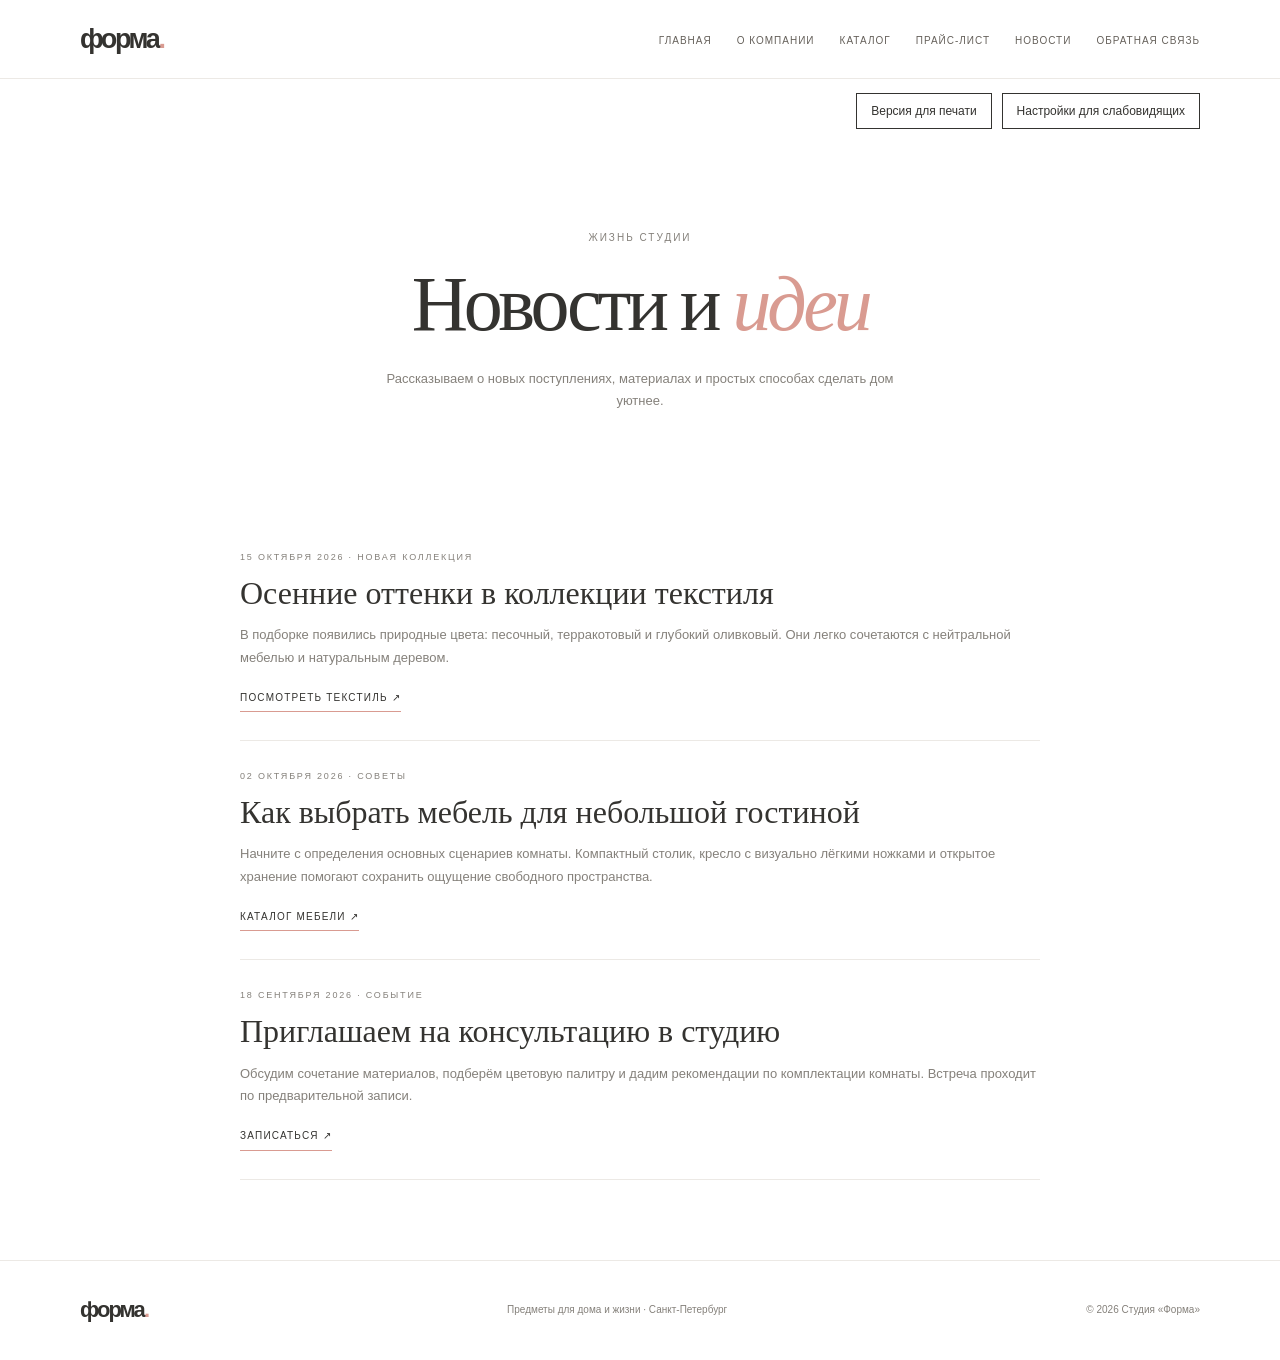
<file: news.html>
<!DOCTYPE html>
<html lang="ru">
  <head>
    <meta charset="UTF-8"><meta name="viewport" content="width=device-width, initial-scale=1.0"><meta name="description" content="Новости и полезные материалы интерьерной студии «Форма»."><title>Новости — Форма</title><link rel="stylesheet" href="styles.css">
  </head>
  <body>
    <header class="site-header">
      <div class="header-inner">
        <a class="logo" href="index.html">форма<span>.</span></a>
        <button class="menu-toggle" type="button" aria-label="Открыть меню" aria-expanded="false" aria-controls="main-nav">
          <span></span><span></span><span></span>
        </button>
        <nav class="main-nav" id="main-nav" aria-label="Основная навигация">
          <ul>
            <li>
              <a href="index.html">Главная</a>
            </li>
            <li>
              <a href="about.html">О компании</a>
            </li>
            <li>
              <a href="catalog.html">Каталог</a>
            </li>
            <li>
              <a href="price.html">Прайс-лист</a>
            </li>
            <li>
              <a href="news.html">Новости</a>
            </li>
            <li>
              <a href="feedback.html">Обратная связь</a>
            </li>
          </ul>
        </nav>
      </div>
    </header>
        <div class="accessibility-tools" aria-label="Настройки отображения сайта">
      <button class="tool-button" id="print-version-button" type="button" aria-pressed="false">Версия для печати</button>
      <button class="tool-button" id="vision-version-button" type="button" aria-expanded="false" aria-controls="vision-settings">Настройки для слабовидящих</button>
      <div class="vision-settings" id="vision-settings" hidden>
        <label for="vision-contrast">Цветовая схема</label>
        <select id="vision-contrast">
          <option value="normal">Обычная</option>
          <option value="contrast">Чёрный текст на белом фоне</option>
          <option value="yellow">Жёлтый текст на чёрном фоне</option>
          <option value="inverse">Белый текст на тёмно-синем фоне</option>
        </select>
        <div class="vision-size-controls">
          <span>Размер текста</span>
          <button class="tool-button" id="vision-font-smaller" type="button" aria-label="Уменьшить текст">А−</button>
          <button class="tool-button" id="vision-font-larger" type="button" aria-label="Увеличить текст">А+</button>
          <output id="vision-font-value" aria-live="polite">100%</output>
        </div>
        <label class="vision-spacing-label"><input id="vision-spacing" type="checkbox"> Увеличить расстояние между строками и буквами</label>
        <button class="tool-button" id="vision-reset" type="button">Сбросить настройки</button>
      </div>
    </div>
    <main id="top">
      <section class="page-hero">
        <p class="eyebrow">
          Жизнь студии
        </p>
        <h1>
          Новости и <em>идеи</em>
        </h1>
        <p class="intro-copy">
          Рассказываем о новых поступлениях, материалах и простых способах сделать дом уютнее.
        </p>
      </section>
      <section class="content-section news-list">
        <article class="news-card">
          <p class="section-kicker">
            15 октября 2026 · Новая коллекция
          </p>
          <h2>
            Осенние оттенки в коллекции текстиля
          </h2>
          <p>
            В подборке появились природные цвета: песочный, терракотовый и глубокий оливковый. Они легко сочетаются с нейтральной мебелью и натуральным деревом.
          </p>
          <a class="text-link" href="catalog.html#bedding">Посмотреть текстиль ↗</a>
        </article>
        <article class="news-card">
          <p class="section-kicker">
            02 октября 2026 · Советы
          </p>
          <h2>
            Как выбрать мебель для небольшой гостиной
          </h2>
          <p>
            Начните с определения основных сценариев комнаты. Компактный столик, кресло с визуально лёгкими ножками и открытое хранение помогают сохранить ощущение свободного пространства.
          </p>
          <a class="text-link" href="catalog.html#furniture">Каталог мебели ↗</a>
        </article>
        <article class="news-card">
          <p class="section-kicker">
            18 сентября 2026 · Событие
          </p>
          <h2>
            Приглашаем на консультацию в студию
          </h2>
          <p>
            Обсудим сочетание материалов, подберём цветовую палитру и дадим рекомендации по комплектации комнаты. Встреча проходит по предварительной записи.
          </p>
          <a class="text-link" href="feedback.html">Записаться ↗</a>
        </article>
      </section>
    </main>
    <footer class="site-footer">
      <a class="logo footer-logo" href="index.html">форма<span>.</span></a>
      <p>
        Предметы для дома и жизни · Санкт-Петербург
      </p>
      <p>
        © <span id="current-year">2026</span> Студия «Форма»
      </p>
    </footer>
    <script src="js/main.js"></script>
  </body>
</html>
</file>
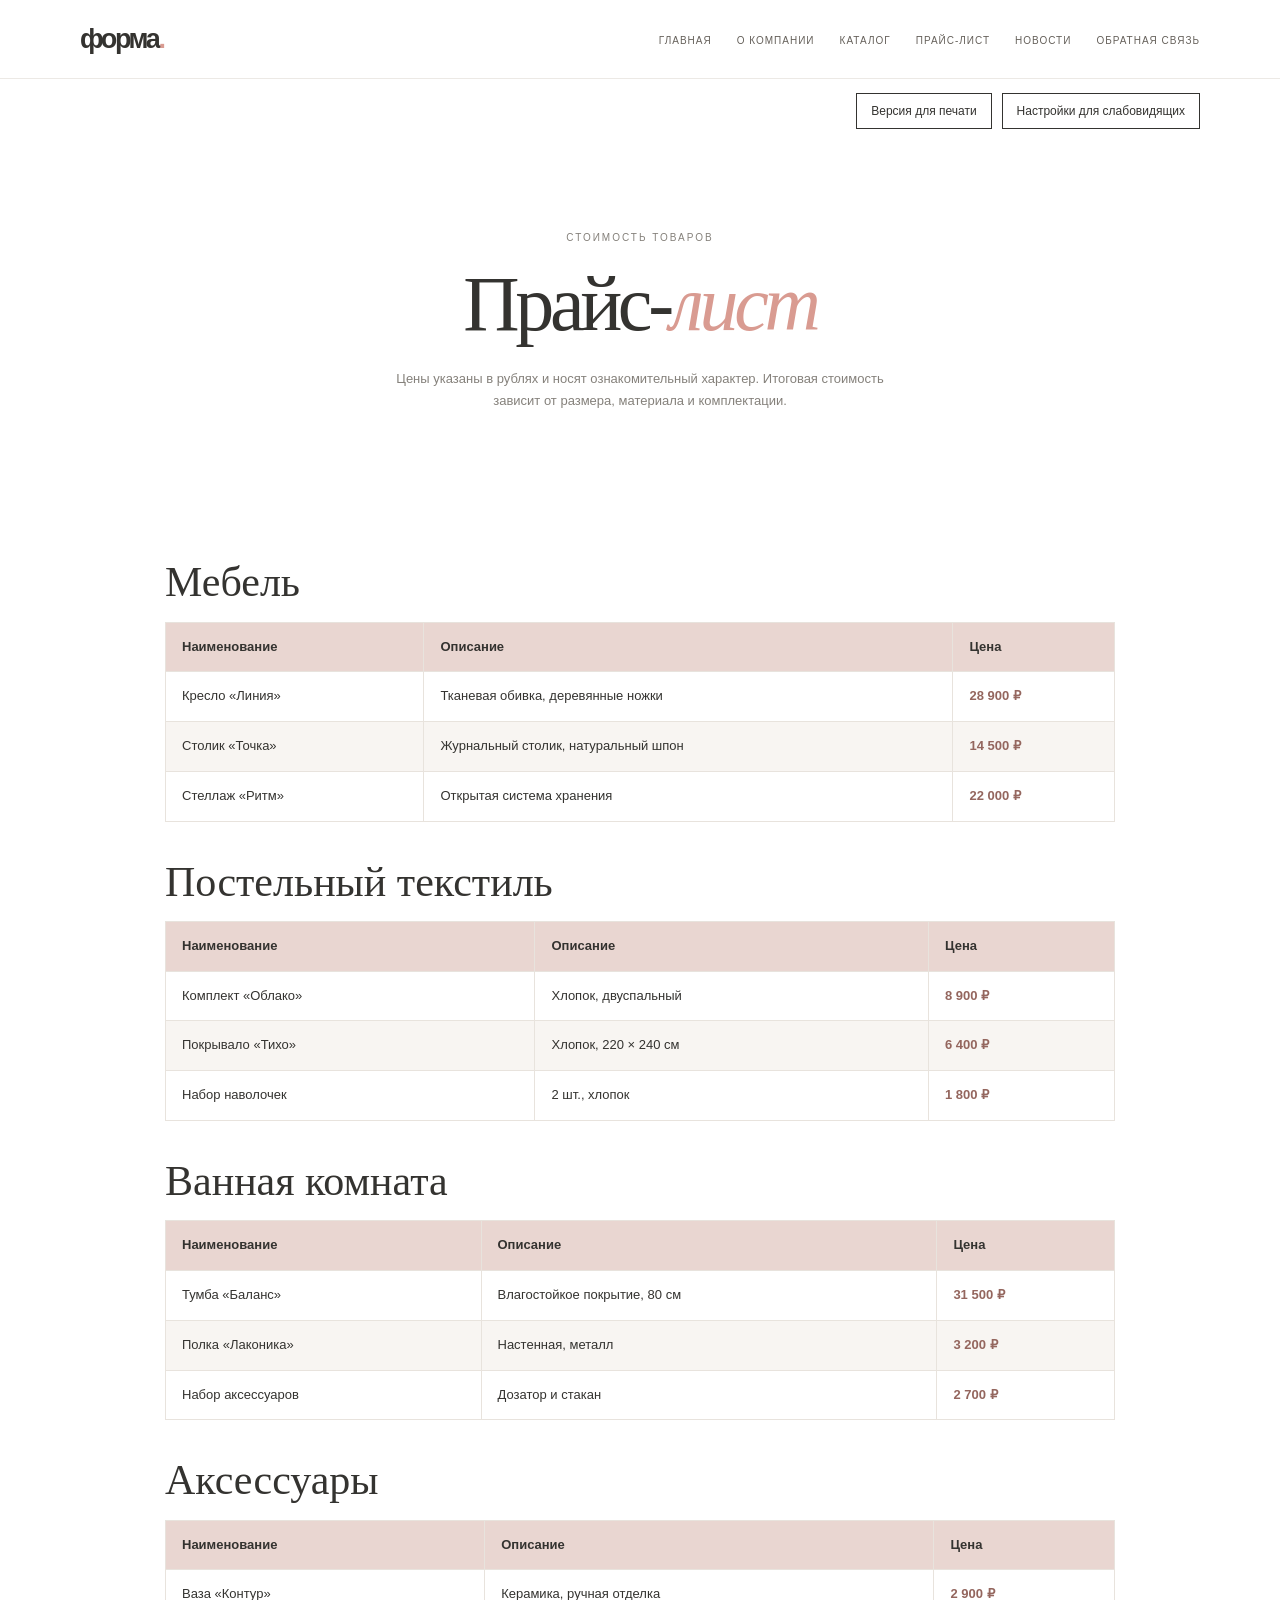
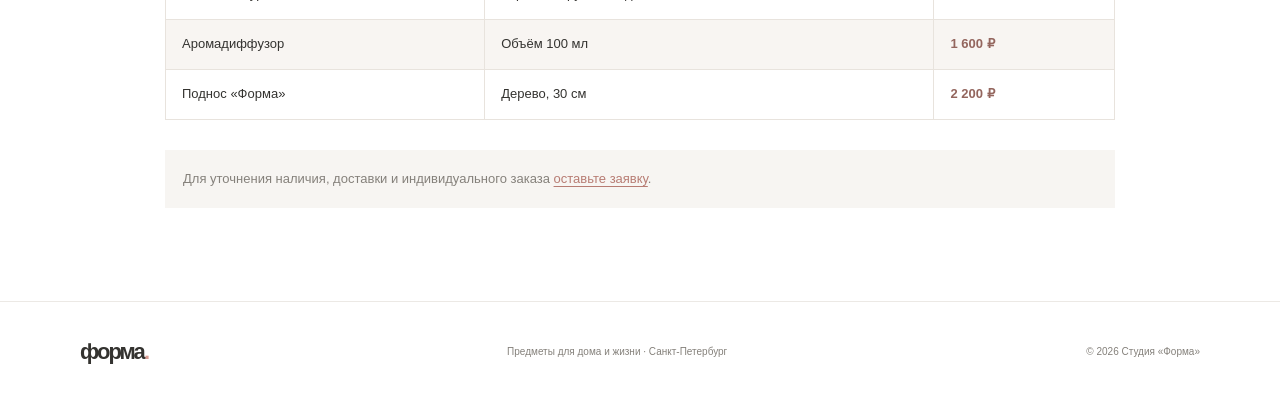
<file: price.html>
<!DOCTYPE html>
<html lang="ru">
  <head>
    <meta charset="UTF-8"><meta name="viewport" content="width=device-width, initial-scale=1.0"><meta name="description" content="Ориентировочные цены на товары интерьерной студии «Форма»."><title>Прайс-лист — Форма</title><link rel="stylesheet" href="styles.css">
  </head>
  <body>
    <header class="site-header">
      <div class="header-inner">
        <a class="logo" href="index.html">форма<span>.</span></a>
        <button class="menu-toggle" type="button" aria-label="Открыть меню" aria-expanded="false" aria-controls="main-nav">
          <span></span><span></span><span></span>
        </button>
        <nav class="main-nav" id="main-nav" aria-label="Основная навигация">
          <ul>
            <li>
              <a href="index.html">Главная</a>
            </li>
            <li>
              <a href="about.html">О компании</a>
            </li>
            <li>
              <a href="catalog.html">Каталог</a>
            </li>
            <li>
              <a href="price.html">Прайс-лист</a>
            </li>
            <li>
              <a href="news.html">Новости</a>
            </li>
            <li>
              <a href="feedback.html">Обратная связь</a>
            </li>
          </ul>
        </nav>
      </div>
    </header>
        <div class="accessibility-tools" aria-label="Настройки отображения сайта">
      <button class="tool-button" id="print-version-button" type="button" aria-pressed="false">Версия для печати</button>
      <button class="tool-button" id="vision-version-button" type="button" aria-expanded="false" aria-controls="vision-settings">Настройки для слабовидящих</button>
      <div class="vision-settings" id="vision-settings" hidden>
        <label for="vision-contrast">Цветовая схема</label>
        <select id="vision-contrast">
          <option value="normal">Обычная</option>
          <option value="contrast">Чёрный текст на белом фоне</option>
          <option value="yellow">Жёлтый текст на чёрном фоне</option>
          <option value="inverse">Белый текст на тёмно-синем фоне</option>
        </select>
        <div class="vision-size-controls">
          <span>Размер текста</span>
          <button class="tool-button" id="vision-font-smaller" type="button" aria-label="Уменьшить текст">А−</button>
          <button class="tool-button" id="vision-font-larger" type="button" aria-label="Увеличить текст">А+</button>
          <output id="vision-font-value" aria-live="polite">100%</output>
        </div>
        <label class="vision-spacing-label"><input id="vision-spacing" type="checkbox"> Увеличить расстояние между строками и буквами</label>
        <button class="tool-button" id="vision-reset" type="button">Сбросить настройки</button>
      </div>
    </div>
    <main id="top">
      <section class="page-hero">
        <p class="eyebrow">
          Стоимость товаров
        </p>
        <h1>
          Прайс-<em>лист</em>
        </h1>
        <p class="intro-copy">
          Цены указаны в рублях и носят ознакомительный характер. Итоговая стоимость зависит от размера, материала и комплектации.
        </p>
      </section>
      <section class="content-section price-wrap">
        <h2 id="furniture">
          Мебель
        </h2>
        <table class="price-table">
          <thead>
            <tr>
              <th>
                Наименование
              </th>
              <th>
                Описание
              </th>
              <th>
                Цена
              </th>
            </tr>
          </thead>
          <tbody>
            <tr>
              <td>
                Кресло «Линия»
              </td>
              <td>
                Тканевая обивка, деревянные ножки
              </td>
              <td>
                28 900 ₽
              </td>
            </tr>
            <tr>
              <td>
                Столик «Точка»
              </td>
              <td>
                Журнальный столик, натуральный шпон
              </td>
              <td>
                14 500 ₽
              </td>
            </tr>
            <tr>
              <td>
                Стеллаж «Ритм»
              </td>
              <td>
                Открытая система хранения
              </td>
              <td>
                22 000 ₽
              </td>
            </tr>
          </tbody>
        </table>
        <h2 id="bedding">
          Постельный текстиль
        </h2>
        <table class="price-table">
          <thead>
            <tr>
              <th>
                Наименование
              </th>
              <th>
                Описание
              </th>
              <th>
                Цена
              </th>
            </tr>
          </thead>
          <tbody>
            <tr>
              <td>
                Комплект «Облако»
              </td>
              <td>
                Хлопок, двуспальный
              </td>
              <td>
                8 900 ₽
              </td>
            </tr>
            <tr>
              <td>
                Покрывало «Тихо»
              </td>
              <td>
                Хлопок, 220 × 240 см
              </td>
              <td>
                6 400 ₽
              </td>
            </tr>
            <tr>
              <td>
                Набор наволочек
              </td>
              <td>
                2 шт., хлопок
              </td>
              <td>
                1 800 ₽
              </td>
            </tr>
          </tbody>
        </table>
        <h2 id="bathroom">
          Ванная комната
        </h2>
        <table class="price-table">
          <thead>
            <tr>
              <th>
                Наименование
              </th>
              <th>
                Описание
              </th>
              <th>
                Цена
              </th>
            </tr>
          </thead>
          <tbody>
            <tr>
              <td>
                Тумба «Баланс»
              </td>
              <td>
                Влагостойкое покрытие, 80 см
              </td>
              <td>
                31 500 ₽
              </td>
            </tr>
            <tr>
              <td>
                Полка «Лаконика»
              </td>
              <td>
                Настенная, металл
              </td>
              <td>
                3 200 ₽
              </td>
            </tr>
            <tr>
              <td>
                Набор аксессуаров
              </td>
              <td>
                Дозатор и стакан
              </td>
              <td>
                2 700 ₽
              </td>
            </tr>
          </tbody>
        </table>
        <h2 id="accessories">
          Аксессуары
        </h2>
        <table class="price-table">
          <thead>
            <tr>
              <th>
                Наименование
              </th>
              <th>
                Описание
              </th>
              <th>
                Цена
              </th>
            </tr>
          </thead>
          <tbody>
            <tr>
              <td>
                Ваза «Контур»
              </td>
              <td>
                Керамика, ручная отделка
              </td>
              <td>
                2 900 ₽
              </td>
            </tr>
            <tr>
              <td>
                Аромадиффузор
              </td>
              <td>
                Объём 100 мл
              </td>
              <td>
                1 600 ₽
              </td>
            </tr>
            <tr>
              <td>
                Поднос «Форма»
              </td>
              <td>
                Дерево, 30 см
              </td>
              <td>
                2 200 ₽
              </td>
            </tr>
          </tbody>
        </table>
        <p class="price-note">
          Для уточнения наличия, доставки и индивидуального заказа <a class="inline-link" href="feedback.html">оставьте заявку</a>.
        </p>
      </section>
    </main>
    <footer class="site-footer">
      <a class="logo footer-logo" href="index.html">форма<span>.</span></a>
      <p>
        Предметы для дома и жизни · Санкт-Петербург
      </p>
      <p>
        © <span id="current-year">2026</span> Студия «Форма»
      </p>
    </footer>
    <script src="js/main.js"></script>
  </body>
</html>
</file>
<file: styles.css>
@charset "UTF-8";
:root {
  --ink:#343330;
  --muted:#85817b;
  --accent:#d99b91;
  --soft:#f7f5f2;
  --line:#ece9e5;
  --content:1120px
}
* {
  box-sizing:border-box
}
html {
  scroll-behavior:smooth;
  scroll-padding-top:90px
}
body {
  margin:0;
  color:var(--ink);
  background:#fff;
  font:15px/1.75 Arial,Helvetica,sans-serif
}
a {
  color:inherit;
  text-decoration:none
}
a:hover {
  color:#bd7e74
}
a:focus-visible,button:focus-visible,input:focus-visible,textarea:focus-visible,select:focus-visible {
  outline:2px solid #bd7e74;
  outline-offset:3px
}
img {
  max-width:100%
}
.site-header {
  position:sticky;
  top:0;
  z-index:20;
  background:rgba(255,255,255,.96);
  border-bottom:1px solid var(--line);
  backdrop-filter:blur(12px)
}
.header-inner {
  width:min(var(--content),calc(100% - 64px));
  min-height:78px;
  margin:auto;
  display:flex;
  align-items:center;
  justify-content:space-between
}
.logo {
  font-size:27px;
  font-weight:700;
  letter-spacing:-.09em;
  line-height:1
}
.logo span {
  color:var(--accent)
}
.main-nav ul {
  display:flex;
  gap:25px;
  align-items:center;
  margin:0;
  padding:0;
  list-style:none
}
.main-nav a {
  color:#66615b;
  font-size:10px;
  letter-spacing:.1em;
  text-transform:uppercase
}
.main-nav a[aria-current=page] {
  color:#bd7e74
}
.menu-toggle {
  display:none
}
.intro,.page-hero {
  width:min(800px,calc(100% - 48px));
  margin:auto;
  padding:100px 0 75px;
  text-align:center
}
.eyebrow,.section-kicker {
  margin:0 0 16px;
  color:var(--muted);
  font-size:10px;
  letter-spacing:.2em;
  text-transform:uppercase
}
h1,h2,p {
  margin-top:0
}
.intro h1,.page-hero h1 {
  margin:0;
  font:400 clamp(48px,7vw,78px)/1.04 Georgia,serif;
  letter-spacing:-.055em
}
.intro h1 em,.page-hero h1 em,h2 em {
  color:var(--accent);
  font-weight:400
}
.intro-copy {
  max-width:530px;
  margin:24px auto;
  color:var(--muted);
  font-size:13px
}
.text-link {
  display:inline-flex;
  gap:10px;
  padding-bottom:5px;
  border-bottom:1px solid var(--accent);
  font-size:10px;
  letter-spacing:.12em;
  text-transform:uppercase
}
.collection {
  width:min(1000px,calc(100% - 64px));
  margin:auto
}
.page-heading {
  text-align:center;
  padding:25px 0 35px
}
.page-heading h2,.content-section h2 {
  font:400 clamp(30px,4vw,42px)/1.2 Georgia,serif
}
.page-heading>p:last-child {
  color:var(--muted);
  font-size:13px
}
.product-section {
  min-height:320px;
  display:grid;
  grid-template-columns:1fr 1fr;
  align-items:center;
  gap:9%;
  padding:35px 3%
}
.product-section.reverse .section-copy {
  order:2
}
.product-section.reverse .product-visual {
  order:1
}
.section-copy {
  position:relative;
  max-width:420px;
  padding:25px 0
}
.section-number {
  position:absolute;
  top:-5px;
  right:0;
  color:var(--accent)
}
.section-kicker {
  margin-bottom:8px;
  font-size:9px
}
.section-copy h2 {
  margin:0 0 15px;
  color:var(--accent);
  font-size:clamp(30px,4vw,43px);
  font-weight:400;
  line-height:1.15
}
.section-copy>p:not(.section-kicker) {
  color:var(--muted);
  font-size:12px
}
.product-visual {
  position:relative;
  margin:0;
  background:var(--soft)
}
.product-visual img {
  display:block;
  width:100%;
  aspect-ratio:1.34;
  object-fit:contain
}
.product-visual figcaption {
  position:absolute;
  right:14px;
  bottom:11px;
  color:#8b837a;
  font-size:8px;
  letter-spacing:.13em;
  text-transform:uppercase
}
.about {
  margin-top:60px;
  padding:85px 24px;
  background:#f8f6f3;
  text-align:center
}
.about h2,.contact-info h2 {
  font:400 clamp(40px,5vw,60px)/1.08 Georgia,serif
}
.about>p:not(.eyebrow) {
  max-width:540px;
  margin:0 auto 22px;
  color:var(--muted);
  font-size:13px
}
.contacts {
  width:min(var(--content),calc(100% - 64px));
  margin:auto;
  padding:80px 0;
  display:grid;
  grid-template-columns:.8fr 1.2fr;
  gap:9%;
  align-items:center
}
.contact-label {
  margin:20px 0 5px;
  color:var(--muted);
  font-size:9px;
  letter-spacing:.17em;
  text-transform:uppercase
}
.contact-info address,.contact-info>a {
  font-size:13px;
  font-style:normal
}
.map-wrap {
  position:relative;
  min-height:350px;
  background:var(--soft)
}
.map-wrap iframe {
  display:block;
  width:100%;
  height:350px;
  border:0
}
.map-link {
  position:absolute;
  right:14px;
  bottom:14px;
  padding:10px 14px;
  background:#fff;
  font-size:10px;
  box-shadow:0 3px 18px #0001
}
.content-section {
  width:min(950px,calc(100% - 64px));
  margin:0 auto;
  padding:10px 0 80px
}
.content-narrow {
  max-width:760px
}
.content-narrow h2 {
  margin:35px 0 12px
}
.content-narrow p,.content-narrow li {
  color:#6f6a64;
  font-size:14px
}
.feature-list {
  padding-left:22px
}
.feature-list li {
  margin:8px 0
}
.inline-link {
  color:#b77c73;
  text-decoration:underline;
  text-underline-offset:3px
}
.catalog-list {
  display:grid;
  gap:26px
}
.catalog-card {
  display:grid;
  grid-template-columns:.9fr 1.1fr;
  gap:35px;
  align-items:center;
  padding:24px;
  background:var(--soft);
  scroll-margin-top:100px
}
.catalog-card img {
  width:100%;
  aspect-ratio:1.25;
  object-fit:contain
}
.catalog-card h2,.news-card h2 {
  margin:0 0 12px;
  font:400 32px/1.2 Georgia,serif;
  color:var(--accent)
}
.catalog-card p:not(.section-kicker),.news-card p:not(.section-kicker) {
  color:var(--muted);
  font-size:13px
}
.price-wrap h2 {
  margin:35px 0 14px;
  scroll-margin-top:100px
}
.price-table {
  width:100%;
  border-collapse:collapse;
  margin-bottom:30px;
  font-size:13px
}
.price-table th,.price-table td {
  padding:13px 16px;
  border:1px solid #e8e3dd;
  text-align:left
}
.price-table thead {
  background:#e9d6d1
}
.price-table tbody tr:nth-child(even) {
  background:#f8f5f2
}
.price-table tbody tr:hover {
  background:#f1e9e5
}
.price-table td:last-child {
  white-space:nowrap;
  font-weight:bold;
  color:#94665e
}
.price-note {
  padding:18px;
  background:var(--soft);
  color:var(--muted);
  font-size:13px
}
.news-list {
  max-width:800px
}
.news-card {
  padding:28px 0;
  border-bottom:1px solid var(--line)
}
.news-card h2 {
  color:var(--ink)
}
.feedback-layout {
  display:grid;
  grid-template-columns:.8fr 1.2fr;
  gap:8%;
  align-items:start
}
.feedback-details p {
  font-size:13px;
  color:var(--muted)
}
.feedback-form {
  display:grid;
  gap:9px
}
.feedback-form label {
  margin-top:7px;
  font-size:11px;
  letter-spacing:.08em;
  text-transform:uppercase
}
.feedback-form input,.feedback-form select,.feedback-form textarea {
  width:100%;
  padding:13px;
  border:1px solid #e5e0da;
  background:#fff;
  color:var(--ink);
  font:13px Arial,sans-serif
}
.feedback-form textarea {
  resize:vertical
}
.submit-button {
  justify-self:start;
  margin-top:12px;
  padding:13px 23px;
  border:0;
  background:var(--ink);
  color:#fff;
  font-size:10px;
  letter-spacing:.12em;
  text-transform:uppercase;
  cursor:pointer
}
.form-note {
  color:var(--muted);
  font-size:11px
}
.site-footer {
  min-height:100px;
  padding:24px max(32px,calc((100% - var(--content))/2));
  display:flex;
  align-items:center;
  justify-content:space-between;
  gap:20px;
  border-top:1px solid var(--line)
}
.footer-logo {
  font-size:22px
}
.site-footer p {
  margin:0;
  color:var(--muted);
  font-size:10px
}
@media(max-width:850px) {
  .header-inner {
    width:calc(100% - 40px)
  }
  .main-nav ul {
    gap:13px
  }
  .main-nav a {
    font-size:9px
  }
}
@media(max-width:700px) {
  .header-inner {
    min-height:68px
  }
  .menu-toggle {
    width:42px;
    height:42px;
    display:flex;
    flex-direction:column;
    align-items:center;
    justify-content:center;
    gap:5px;
    border:0;
    background:transparent
  }
  .menu-toggle span {
    width:21px;
    height:1px;
    background:var(--ink)
  }
  .main-nav {
    position:absolute;
    top:68px;
    left:0;
    right:0;
    display:none;
    padding:10px 20px 20px;
    background:#fff;
    border-bottom:1px solid var(--line)
  }
  .main-nav.is-open {
    display:block
  }
  .main-nav ul {
    flex-direction:column;
    align-items:stretch;
    gap:0
  }
  .main-nav li {
    border-top:1px solid var(--line)
  }
  .main-nav a {
    display:block;
    padding:11px 4px;
    font-size:10px
  }
  .intro,.page-hero {
    padding:72px 0 58px
  }
  .collection {
    width:calc(100% - 40px)
  }
  .product-section {
    min-height:0;
    grid-template-columns:1fr;
    gap:14px;
    padding:30px 0 42px
  }
  .product-section.reverse .section-copy,.product-section.reverse .product-visual {
    order:initial
  }
  .section-copy {
    max-width:none;
    padding:16px 4px 5px
  }
  .contacts,.feedback-layout {
    grid-template-columns:1fr
  }
  .contacts {
    width:calc(100% - 40px);
    gap:28px;
    padding:60px 0
  }
  .map-wrap,.map-wrap iframe {
    height:300px;
    min-height:300px
  }
  .content-section {
    width:calc(100% - 40px);
    padding-bottom:60px
  }
  .catalog-card {
    grid-template-columns:1fr;
    gap:12px;
    padding:18px
  }
  .catalog-card img {
    max-height:230px
  }
  .feedback-layout {
    gap:25px
  }
  .price-table th,.price-table td {
    padding:8px 6px;
    font-size:10px
  }
  .site-footer {
    padding:24px 20px;
    flex-wrap:wrap
  }
  .site-footer p {
    font-size:9px
  }
}
@media(max-width:430px) {
  .intro h1,.page-hero h1 {
    font-size:47px
  }
  .intro,.page-hero {
    width:calc(100% - 36px)
  }
  .content-section {
    width:calc(100% - 32px)
  }
  .site-footer {
    justify-content:center;
    text-align:center
  }
  .site-footer p {
    width:100%
  }
}
@media(prefers-reduced-motion:reduce) {
  html {
    scroll-behavior:auto
  }
}


.accessibility-tools {
  width: min(var(--content), calc(100% - 64px));
  margin: 14px auto 0;
  display: flex;
  justify-content: flex-end;
  gap: 10px;
  flex-wrap: wrap;
}
.tool-button,.filter-reset {
  border: 1px solid var(--ink);
  padding: 10px 14px;
  background: #fff;
  color: var(--ink);
  font: 12px Arial, sans-serif;
  cursor: pointer;
}
.tool-button:hover,.filter-reset:hover {
  background: var(--ink);
  color: #fff;
}
body.vision-mode {
  color: #000;
  background: #fff;
  font-size: 19px;
  line-height: 1.9;
}
body.vision-mode p,
body.vision-mode li,
body.vision-mode address,
body.vision-mode label,
body.vision-mode input,
body.vision-mode select,
body.vision-mode textarea,
body.vision-mode td,
body.vision-mode th {
  font-size: 1.08em;
  color: #000;
}
body.vision-mode h1,
body.vision-mode h2,
body.vision-mode h3,
body.vision-mode .section-copy h2,
body.vision-mode .catalog-card h2 {
  color: #000;
}
body.vision-mode a {
  color: #000;
  text-decoration: underline;
  text-decoration-thickness: 2px;
}
body.vision-mode .site-header,
body.vision-mode .site-footer,
body.vision-mode .catalog-card,
body.vision-mode .about,
body.vision-mode .price-note {
  background: #fff;
  color: #000;
  border: 2px solid #000;
}
body.vision-mode button,
body.vision-mode input,
body.vision-mode select,
body.vision-mode textarea {
  border: 2px solid #000;
  color: #000;
  background: #fff;
}
body.vision-mode .eyebrow,
body.vision-mode .section-kicker,
body.vision-mode .intro-copy,
body.vision-mode .page-heading>p:last-child,
body.vision-mode .section-copy>p:not(.section-kicker),
body.vision-mode .catalog-card p:not(.section-kicker),
body.vision-mode .site-footer p {
  color: #000;
}
body.vision-mode .tool-button,
body.vision-mode .filter-reset,
body.vision-mode .submit-button {
  background: #000;
  color: #fff;
  border: 2px solid #000;
}
body.print-version .site-header,
body.print-version .site-footer,
body.print-version .menu-toggle,
body.print-version .map-wrap iframe,
body.print-version .map-link,
body.print-version .product-visual figcaption {
  display: none !important;
}
body.print-version {
  background: #fff;
  color: #000;
}
body.print-version main {
  width: 100%;
}
body.print-version .intro,
body.print-version .page-hero,
body.print-version .content-section,
body.print-version .collection,
body.print-version .contacts {
  width: 100%;
  max-width: none;
  padding: 16px 0;
  margin: 0;
}
body.print-version .about,
body.print-version .catalog-card,
body.print-version .price-note {
  background: #fff;
  color: #000;
}
body.print-version a {
  color: #000;
  text-decoration: underline;
}
body.print-version .product-section,
body.print-version .catalog-card,
body.print-version .news-card {
  break-inside: avoid;
}
@media print {
  .site-header,.accessibility-tools,.site-footer,.menu-toggle,
  .map-wrap iframe,.map-link,.feedback-form,.filter-field,.filter-reset {
    display: none !important;
  }
  body { color: #000; background: #fff; font-size: 11pt; }
  main,.content-section,.collection,.contacts { width: 100% !important; max-width: none !important; }
  .intro,.page-hero,.content-section { padding: 12px 0 !important; }
  .catalog-card,.product-section,.news-card,.price-table { break-inside: avoid; }
  a { color: #000; text-decoration: underline; }
}
.smart-filter-section {
  padding-top: 20px;
}
.filter-heading {
  text-align: center;
  margin-bottom: 25px;
}
.filter-heading h2 {
  font: 400 clamp(30px,4vw,42px)/1.2 Georgia,serif;
}
.filter-heading>p:last-child {
  color: var(--muted);
  font-size: 13px;
}
.smart-filter {
  display: grid;
  grid-template-columns: repeat(4, minmax(0, 1fr));
  gap: 14px;
  padding: 22px;
  background: var(--soft);
}
.filter-field {
  display: grid;
  gap: 7px;
}
.filter-field label {
  font-size: 11px;
  color: var(--ink);
}
.filter-field select {
  width: 100%;
  min-height: 42px;
  padding: 8px;
  border: 1px solid #ded8d1;
  background: #fff;
  color: var(--ink);
  font: 13px Arial,sans-serif;
}
.filter-field option:disabled {
  color: #999;
}
.filter-reset {
  justify-self: start;
  align-self: end;
}
.filter-result-count {
  margin: 18px 0;
  font-weight: bold;
}
.filter-results {
  display: grid;
  grid-template-columns: repeat(3, minmax(0, 1fr));
  gap: 14px;
}
.filter-product {
  padding: 18px;
  border: 1px solid var(--line);
  background: #fff;
}
.filter-product h3 {
  margin: 0 0 8px;
  font: 400 21px/1.25 Georgia,serif;
}
.filter-product p {
  margin: 0 0 10px;
  color: var(--muted);
  font-size: 12px;
}
.filter-product .filter-product-price {
  color: var(--ink);
  font-weight: bold;
  font-size: 15px;
}
.filter-product a {
  font-size: 11px;
  text-decoration: underline;
}
.filter-empty {
  grid-column: 1 / -1;
  padding: 20px;
  background: var(--soft);
}
@media(max-width:700px) {
  .accessibility-tools { width: calc(100% - 40px); justify-content: center; }
  .smart-filter { grid-template-columns: 1fr 1fr; padding: 15px; }
  .filter-results { grid-template-columns: 1fr; }
}
@media(max-width:430px) {
  .smart-filter { grid-template-columns: 1fr; }
}


.vision-settings {
  flex-basis: 100%;
  display: grid;
  grid-template-columns: minmax(220px, 1fr) auto;
  align-items: center;
  gap: 12px 18px;
  padding: 18px;
  border: 2px solid #343330;
  background: #fff;
  color: #000;
}
.vision-settings[hidden] { display: none; }
.vision-settings > label,
.vision-size-controls > span { font-size: 14px; font-weight: bold; }
.vision-settings select {
  width: 100%;
  min-height: 42px;
  padding: 8px;
  border: 2px solid #343330;
  background: #fff;
  color: #000;
  font: 14px Arial, sans-serif;
}
.vision-size-controls {
  display: flex;
  align-items: center;
  gap: 10px;
  flex-wrap: wrap;
}
.vision-size-controls output { min-width: 48px; font-weight: bold; }
.vision-spacing-label { grid-column: 1 / -1; display: flex; align-items: center; gap: 9px; }
.vision-spacing-label input { width: 20px; height: 20px; }
body.vision-mode {
  --vision-text: #000;
  --vision-background: #fff;
  color: var(--vision-text) !important;
  background: var(--vision-background) !important;
  font-size: calc(18px * var(--vision-scale, 1)) !important;
  line-height: 1.8 !important;
}
body.vision-mode,
body.vision-mode main,
body.vision-mode section,
body.vision-mode article,
body.vision-mode .site-header,
body.vision-mode .site-footer,
body.vision-mode .about,
body.vision-mode .catalog-card,
body.vision-mode .price-note,
body.vision-mode .filter-product {
  color: var(--vision-text) !important;
  background-color: var(--vision-background) !important;
}
body.vision-mode main p,
body.vision-mode main li,
body.vision-mode main address,
body.vision-mode main label,
body.vision-mode main td,
body.vision-mode main th,
body.vision-mode main input,
body.vision-mode main select,
body.vision-mode main textarea,
body.vision-mode main a,
body.vision-mode main h1,
body.vision-mode main h2,
body.vision-mode main h3 {
  color: var(--vision-text) !important;
  font-size: 1em !important;
  line-height: 1.8 !important;
}
body.vision-mode main h1,
body.vision-mode main h2,
body.vision-mode main h3 { font-weight: 700 !important; }
body.vision-mode a { text-decoration: underline !important; text-decoration-thickness: 2px !important; }
body.vision-mode button,
body.vision-mode input,
body.vision-mode select,
body.vision-mode textarea {
  color: var(--vision-text) !important;
  background: var(--vision-background) !important;
  border: 2px solid var(--vision-text) !important;
}
body.vision-mode .tool-button,
body.vision-mode .submit-button {
  color: var(--vision-background) !important;
  background: var(--vision-text) !important;
  border: 2px solid var(--vision-text) !important;
}
body.vision-contrast-yellow {
  --vision-text: #ffff00;
  --vision-background: #000;
}
body.vision-contrast-inverse {
  --vision-text: #fff;
  --vision-background: #071b3d;
}
body.vision-spacing,
body.vision-spacing main p,
body.vision-spacing main li,
body.vision-spacing main label,
body.vision-spacing main a {
  letter-spacing: .08em !important;
  word-spacing: .16em !important;
  line-height: 2.1 !important;
}
@media(max-width:700px) {
  .vision-settings { grid-template-columns: 1fr; }
  .vision-size-controls { justify-content: flex-start; }
}
</file>
